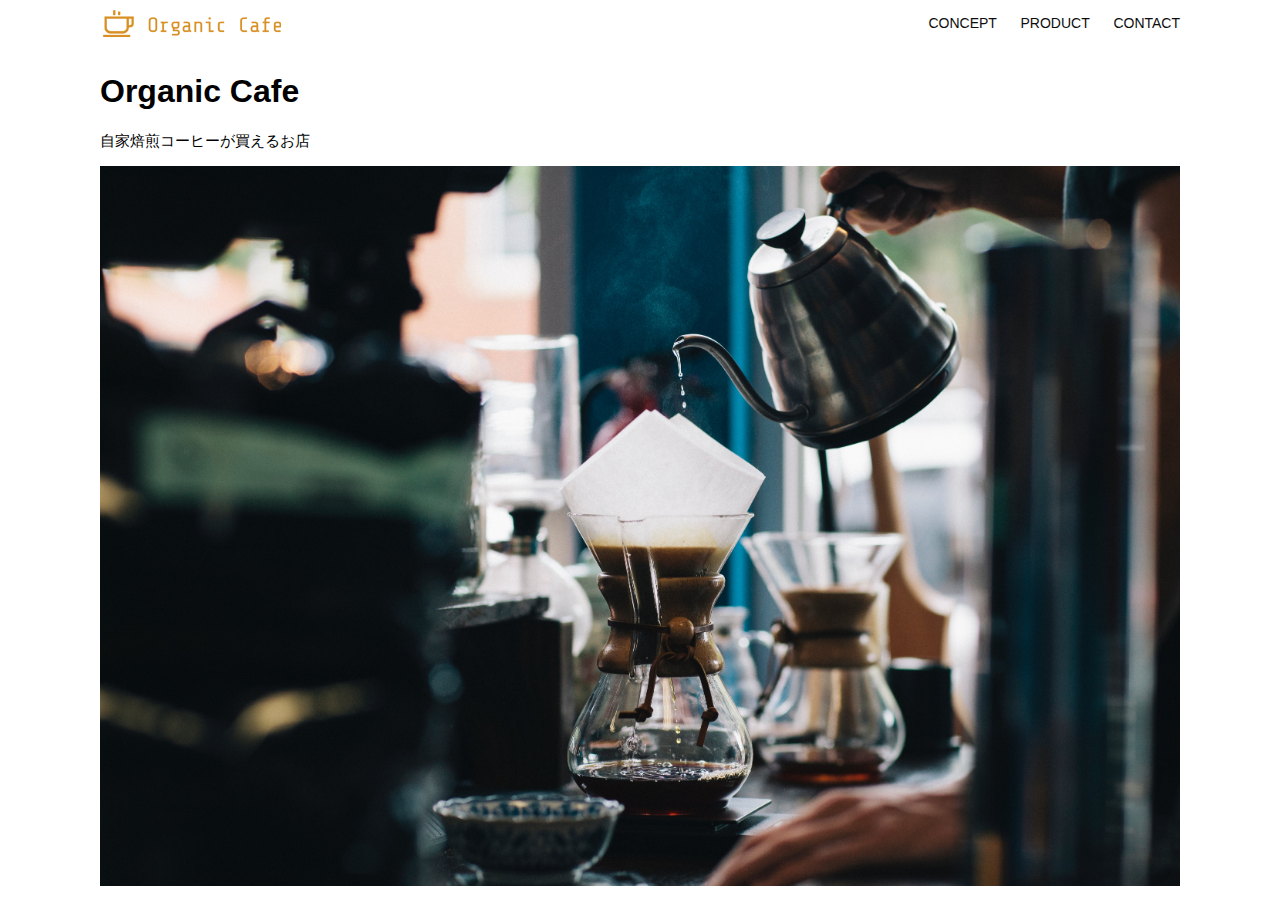
<file: kadai_013/index.html>
<!DOCTYPE html>
<html>
  <head>
    <title>Organic Cafe</title>
    <meta charset="UTF-8" />
    <meta name="description"content="自家焙煎のコーヒーがお家で楽しめるOrganic Cafe"/>
    <meta name="viewport" content="width=device-width, initial-scale=1.0" />
    <link rel="stylesheet" href="style.css" />
  </head>
  <body>
    <!-- ヘッダー -->
    <header>
      <!-- ロゴ -->
      <a href="index.html" id="logo"><img src="image/logo.png" alt="トップページに戻る"/></a>
      <img id="menu-sp" src="image/button-menu.png" alt="ナビゲーションを開く" onclick="document.getElementById(`nav-sp`).style.display=`block`">  
      <nav id="nav-sp">
        <img id="close" src="image/button-close.png" alt="ナビゲーションを閉じる" onclick="document.getElementById('nav-sp').style.display = 'none'">
        <a id="logo-sp" href="index.html" onclick="document.getElementById(`nav-sp`).style.display=`none`"><img src="image/logo-sp.png" alt="トップページに戻る"></a>
        <a class="menu" href="index.html#concept" onclick="document.getElementById('nav-sp').style.display = 'none'">CONCEPT</a>
        <a class="menu" href="index.html#product" onclick="document.getElementById('nav-sp').style.display = 'none'">PRODUCT</a>
        <a class="menu" href="index.html#contact" onclick="document.getElementById('nav-sp').style.display = 'none'">CONTACT</a>
      </nav>

      <!-- PC用ナビゲーション -->
      <nav id="nav-pc">
        <a href="index.html#concept">CONCEPT</a>
        <a href="index.html#product">PRODUCT</a>
        <a href="index.html#contact">CONTACT</a>
      </nav>
    </header>
    <main>
      <article>
        <!-- メインビジュアル -->
        <section id="main-visual">
          <div id="main-message">
            <h1>Organic Cafe</h1>
            <p>自家焙煎コーヒーが買えるお店</p>
          </div>
          <img
            src="image/main-image.jpg"
            alt="コーヒーをハンドドリップで淹れる画像"
          />
        </section>
      </article>
    </main>
  </body>
</html>
</file>
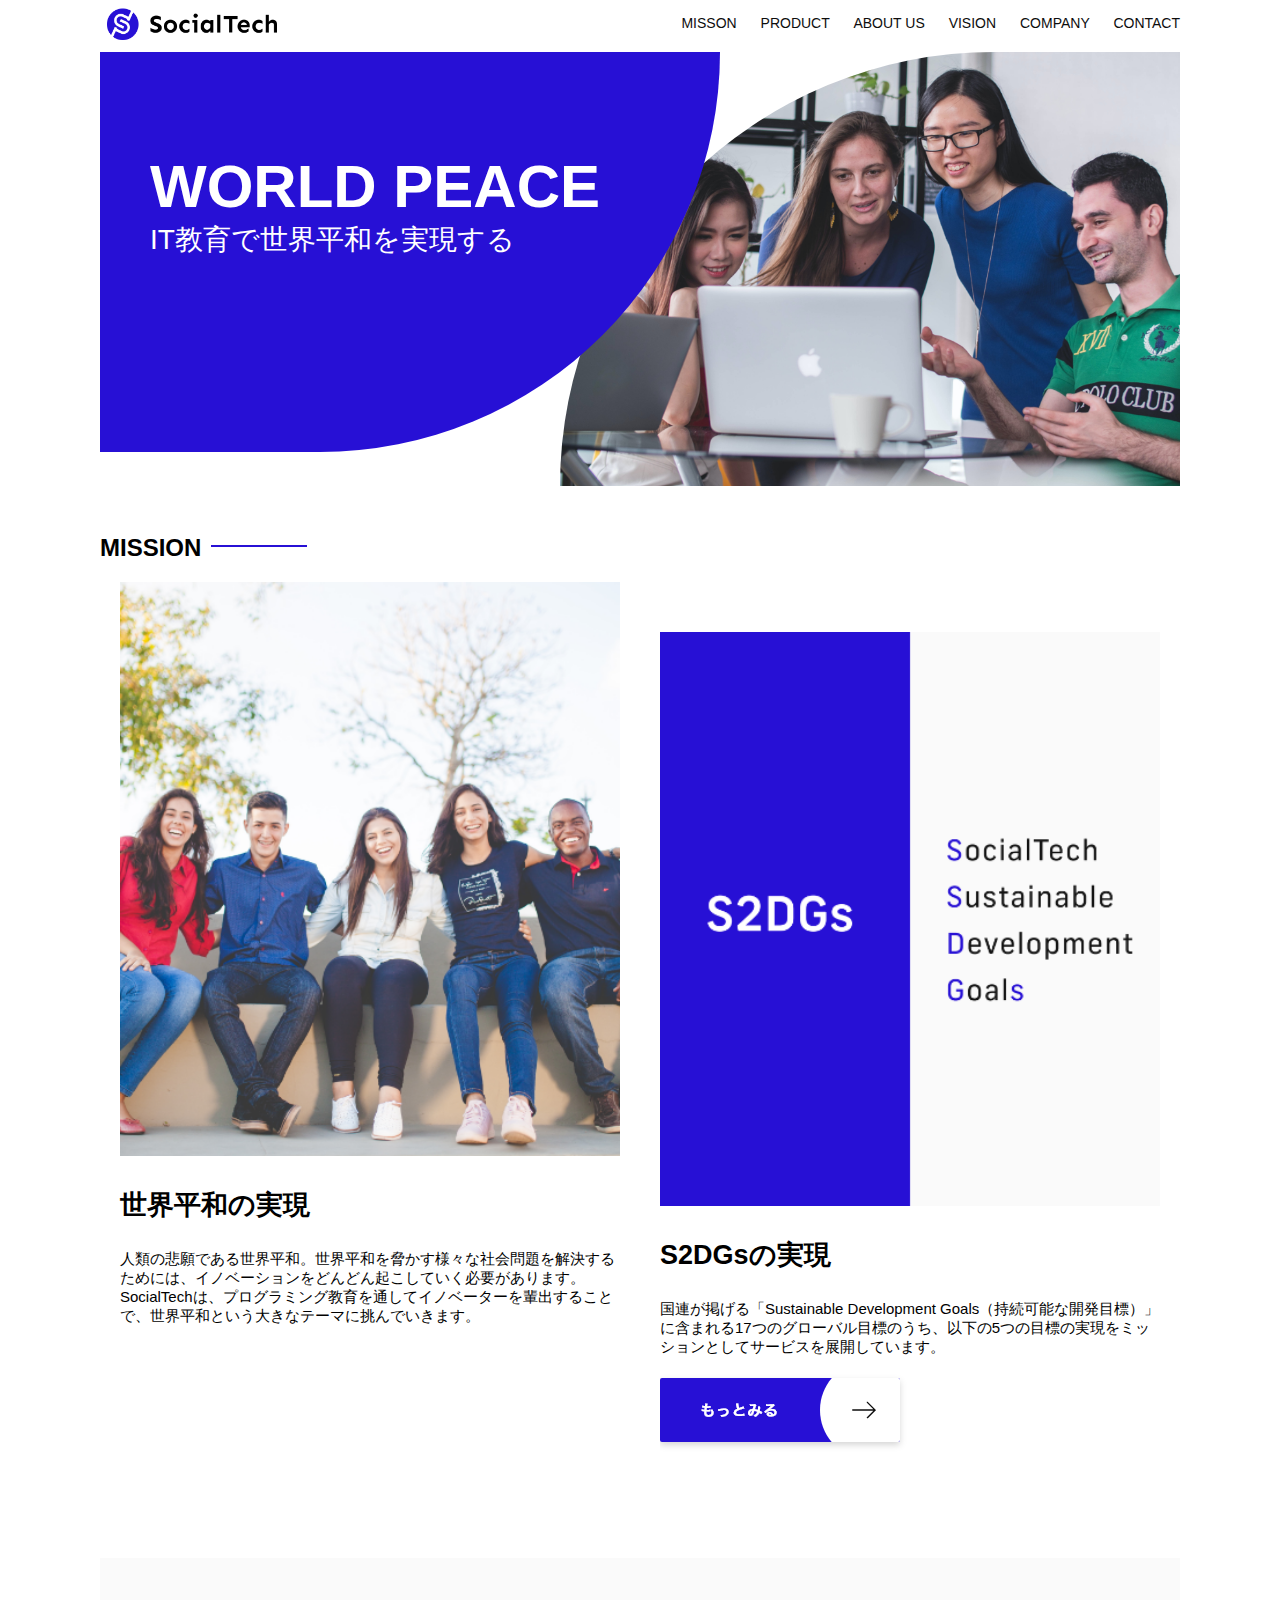
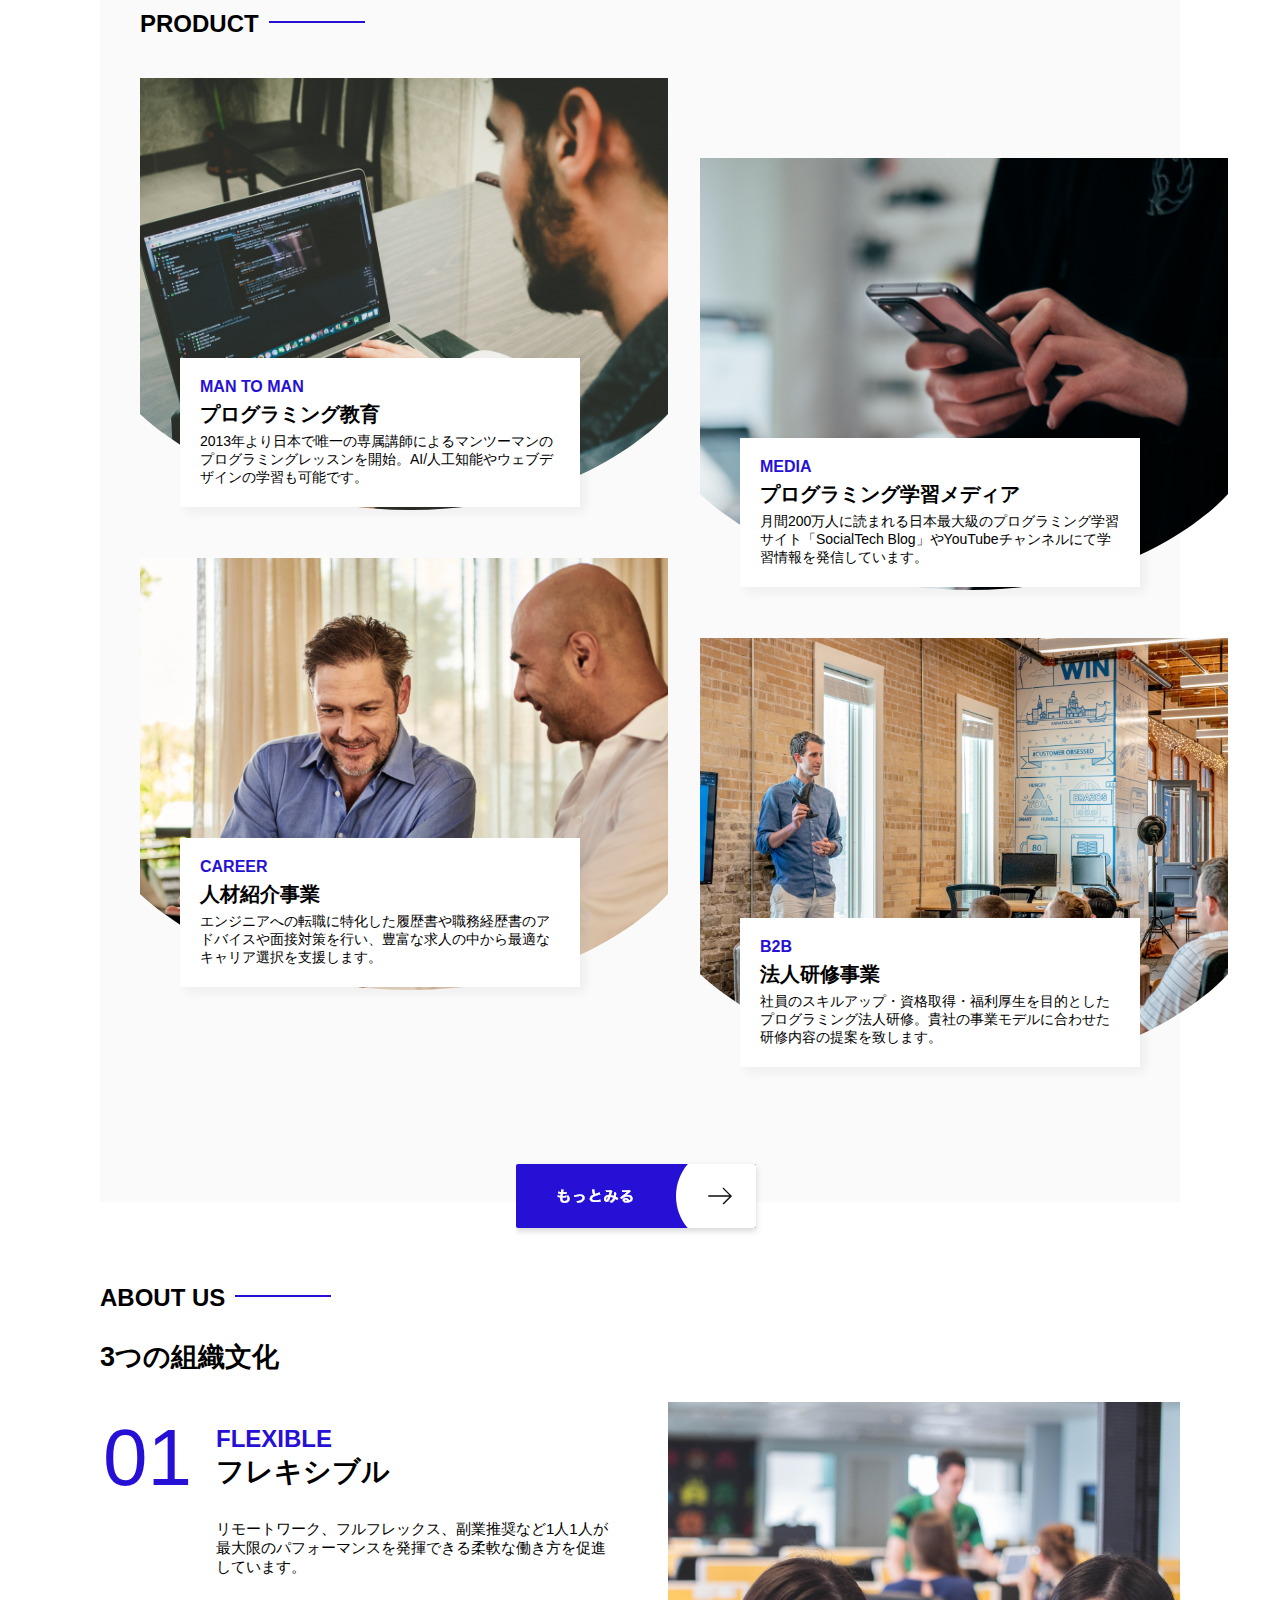
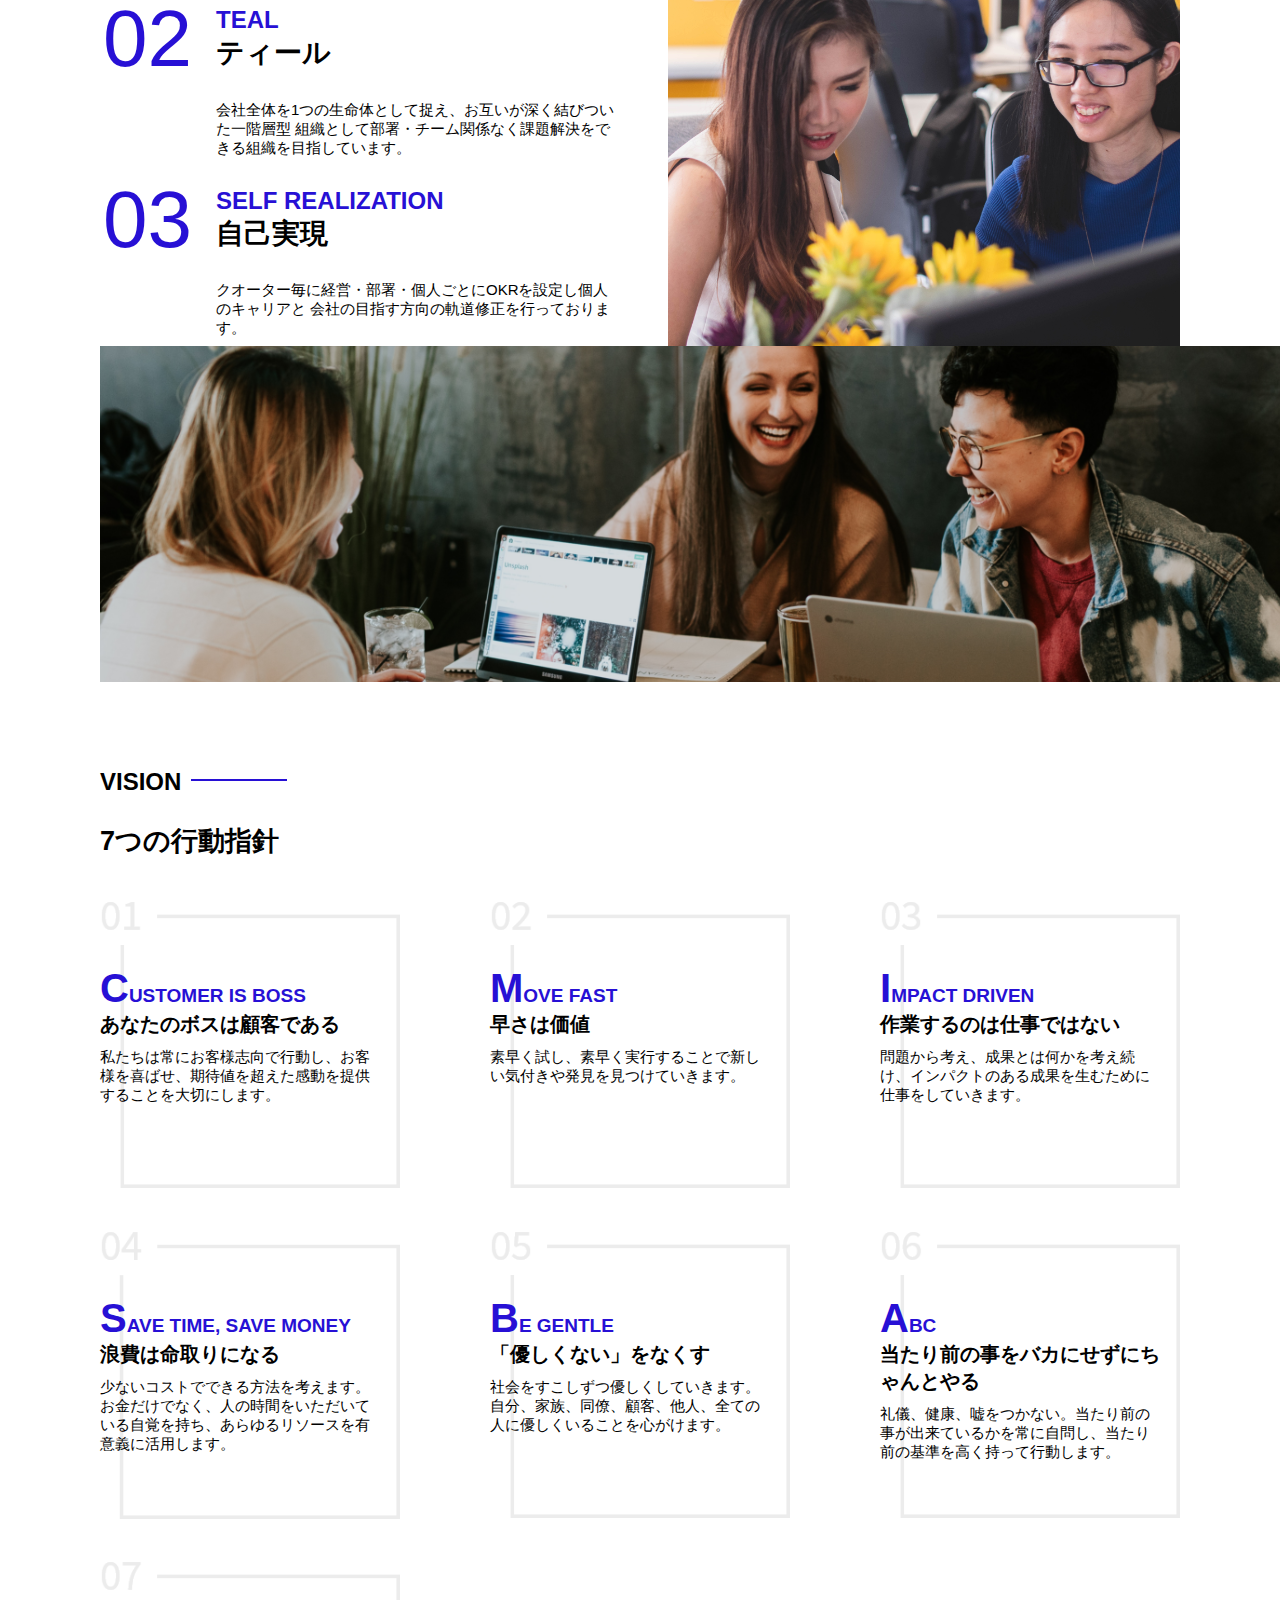
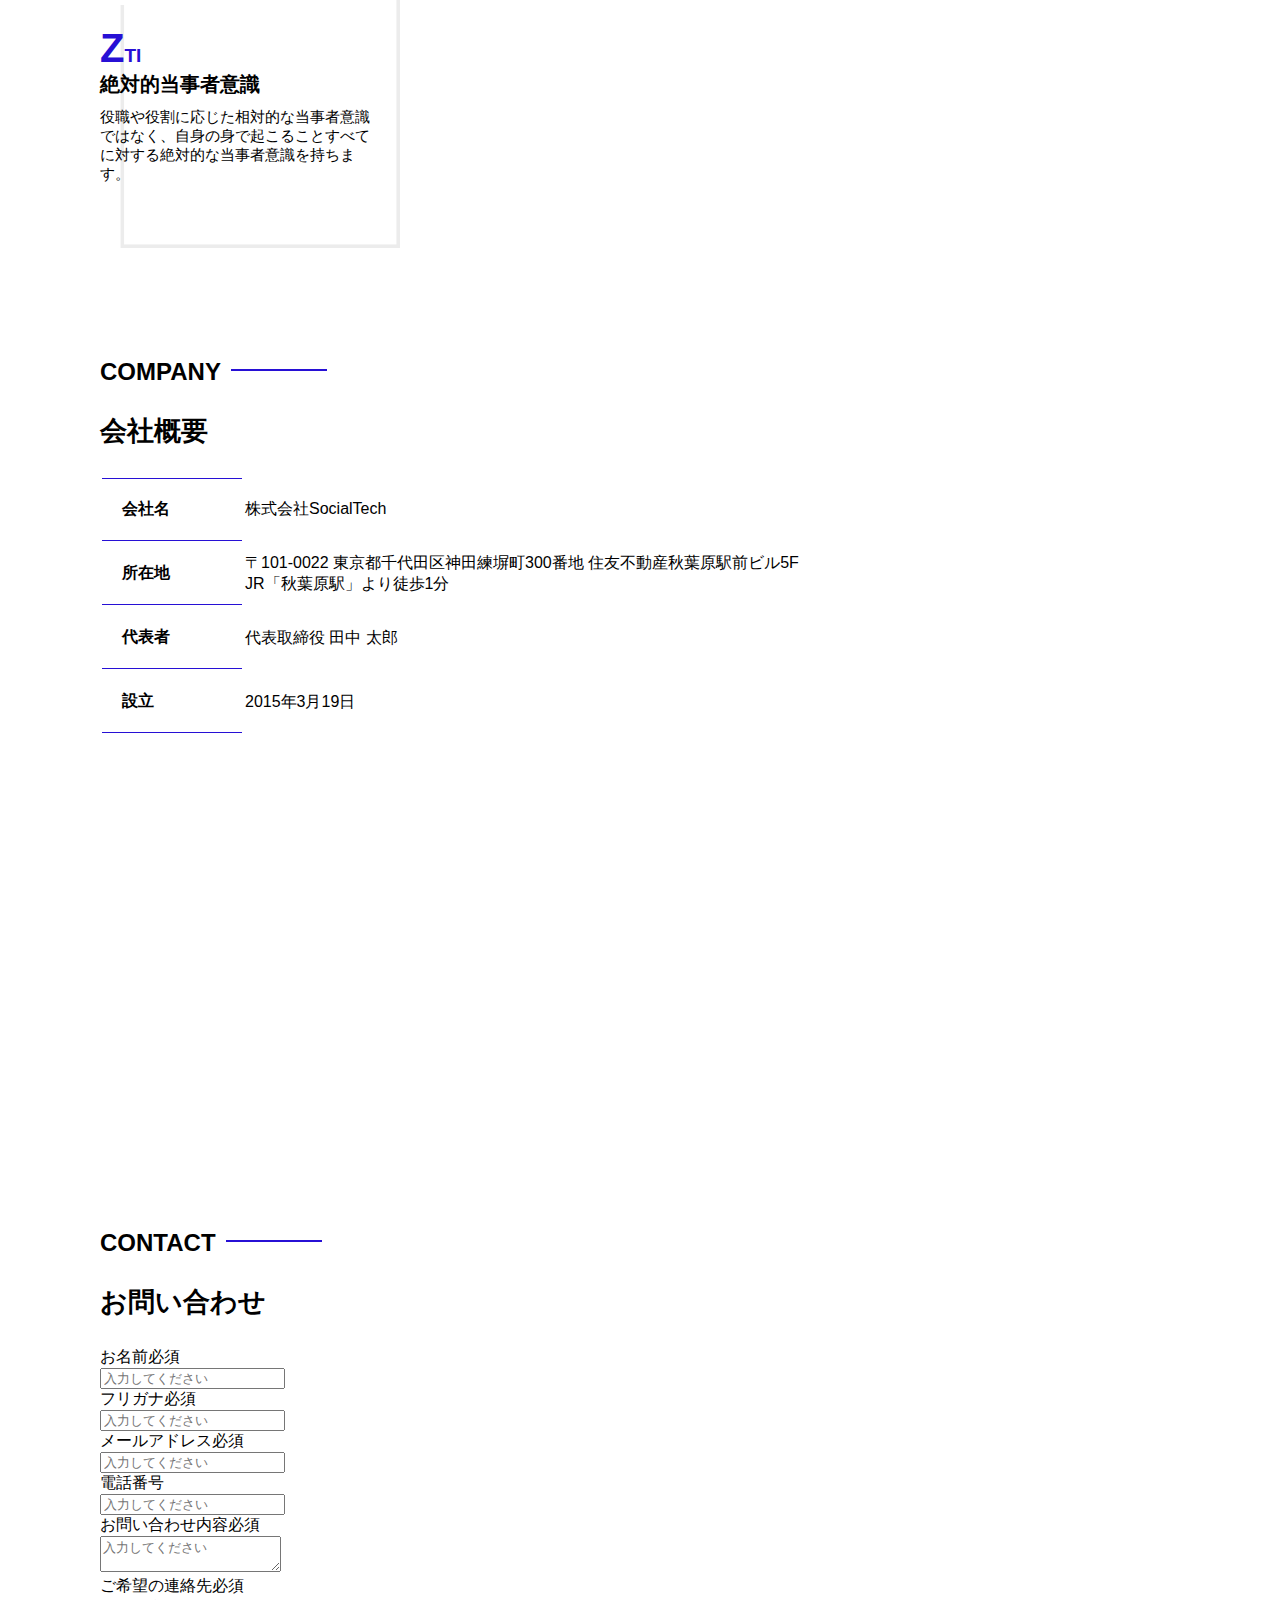
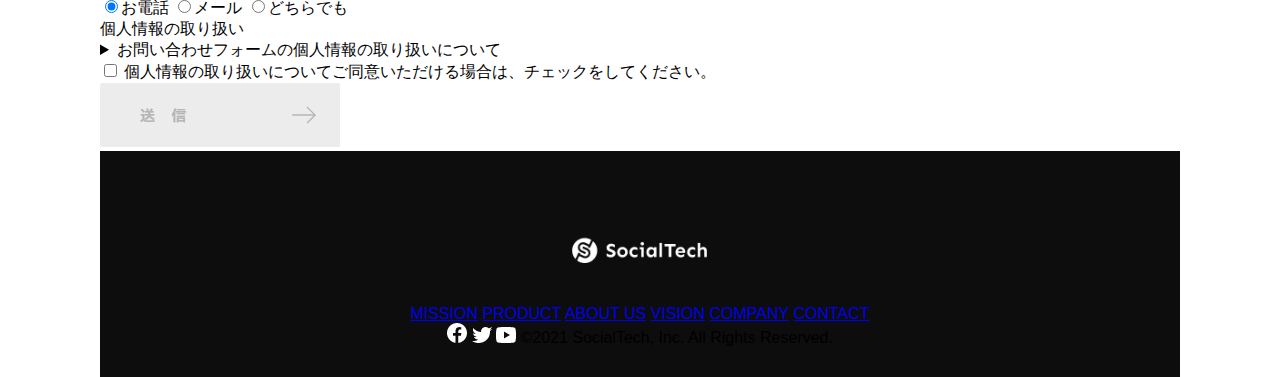
<file: socialtech/index.html>
<!DOCTYPE html>
<html lang="en">
<head>
  <meta charset="UTF-8">
  <meta name="viewport" content="width=device-width, initial-scale=1.0">
  <meta name="description" content="SocialTechはEdTech業界のリーディングカンパニーを目指します。">
  <link rel="stylesheet" href="style.css">
  <title>SosialTech</title>
</head>
<body>
  <header>
    <a href="index.html"><img src="images/logo.png" alt="トップページに戻る"></a>
  <nav id="nav-pc">
    <a href="mission.html">MISSON</a>
    <a href="product.html">PRODUCT</a>
    <a href="index.html#aboutus">ABOUT US</a>
    <a href="index.html#vision">VISION</a>
    <a href="index.html#company">COMPANY</a>
    <a href="index.html#contact">CONTACT</a>
  </nav>
   <!-- スマホ用メニューボタン -->
  <img id="menu-sp" src="images/button-menu.png" alt="ナビゲーションを開く" onclick="document.getElementById('nav-sp').style.display = 'block'">
  <!-- スマホ用ナビゲーション -->
  <nav id="nav-sp">
    <img id="close" src="images/button-close.png" alt="ナビゲーションを閉じる" onclick="document.getElementById('nav-sp').style.display = 'none'">
    <a id="logo-sp" href="index.html" onclick="document.getElementById('nav-sp').style.display = 'none'"><img
        src="images/logo-sp.png" alt="トップページに戻る"></a>
    <a class="menu" href="mission.html" onclick="document.getElementById('nav-sp').style.display = 'none'">MISSION</a>
    <a class="menu" href="product.html" onclick="document.getElementById('nav-sp').style.display = 'none'">PRODUCT</a>
    <a class="menu" href="index.html#aboutus" onclick="document.getElementById('nav-sp').style.display = 'none'">ABOUT
      US</a>
    <a class="menu" href="index.html#vision"
      onclick="document.getElementById('nav-sp').style.display = 'none'">VISION</a>
    <a class="menu" href="index.html#company"
      onclick="document.getElementById('nav-sp').style.display = 'none'">COMPANY</a>
    <a class="menu" href="index.html#contact"
      onclick="document.getElementById('nav-sp').style.display = 'none'">CONTACT</a>
    <div id="sns">
      <a href="https://www.facebook.com/sejuku2013"><img src="images/button-facebook.png" alt="Facebookのリンク"></a>
      <a href="https://twitter.com/samuraijuku"><img src="images/button-twitter.png" alt="Twitterのリンク"></a>
      <a href="https://www.youtube.com/channel/UCCFOQO5aDK0xXam4cUQXT8g"><img src="images/button-youtube.png" alt="YouTubeのリンク"></a>
    </div>
  </nav>

  </header>
  <main>
    <article>
      <section id="main-visual">
        <div id="main-message">
          <h1>WORLD PEACE</h1>
          <p>IT教育で世界平和を実現する</p>
        </div>
        <img src="images/index/index-main.png" alt="PCの周りに集まる多国籍の仲間たち">

      </section>
      <section id="mission">
        <h2 class="index-h2">MISSION</h2>
        <div id="mission-flex">
          <div>
            <img id="mission-photo" src="images/index/index-mission.png" alt="屋外のベンチで写真を撮影する多国籍の仲間たち">
            <h3>世界平和の実現</h3>
            <p>
              人類の悲願である世界平和。世界平和を脅かす様々な社会問題を解決するためには、イノベーションをどんどん起こしていく必要があります。SocialTechは、プログラミング教育を通してイノベーターを輩出することで、世界平和という大きなテーマに挑んでいきます。
            </p>
          </div>
          <div>
             <img id="s2dgs" src="images/index/s2dgs.png" alt="S2DGs">
             <h3>S2DGsの実現</h3>
             <p>国連が掲げる「Sustainable Development Goals（持続可能な開発目標）」に含まれる17つのグローバル目標のうち、以下の5つの目標の実現をミッションとしてサービスを展開しています。</p>
             <a href="mission.html">
               <img src="images/button-more.png" alt="もっとみる">
             </a>
          </div>
        </div>
      </section>
      <!-- プロダクト -->
      <section id="product">
        <h2 class="index-h2">PRODUCT</h2>
        <div>
          <div id="product-left">
              <div>
                <img class="product-photo" src="images/index/index-mantoman.png" alt="PCでコードを書く男性">
                <div class="product-explain">
                  <span>MAN TO MAN</span>
                  <h3>プログラミング教育</h3>
                  <p>2013年より日本で唯一の専属講師によるマンツーマンのプログラミングレッスンを開始。AI/人工知能やウェブデザインの学習も可能です。</p>
                </div>
              </div>
              <div>
                <img class="product-photo" src="images/index/index-career.png" alt="笑顔で話し合う2人の男性">
                <div class="product-explain">
                  <span>CAREER</span>
                  <h3>人材紹介事業</h3>
                  <p>エンジニアへの転職に特化した履歴書や職務経歴書のアドバイスや面接対策を行い、豊富な求人の中から最適なキャリア選択を支援します。</p>
                </div>
              </div>
          </div>
          <div id="product-right">
            <div>
              <img class="product-photo" src="images/index/index-media.png" alt="スマートフォンを操作する人">
              <div class="product-explain">
                <span>MEDIA</span>
                <h3>プログラミング学習メディア</h3>
                <p>月間200万人に読まれる日本最大級のプログラミング学習サイト「SocialTech Blog」やYouTubeチャンネルにて学習情報を発信しています。</p>
              </div>
            </div>
            <div>
              <img class="product-photo" src="images/index/index-b2b.png" alt="講演中の男性とそれを聴く人々">
              <div class="product-explain">
                <span>B2B</span>
                <h3>法人研修事業</h3>
                <p>社員のスキルアップ・資格取得・福利厚生を目的としたプログラミング法人研修。貴社の事業モデルに合わせた研修内容の提案を致します。</p>
              </div>
            </div>
          </div>
        </div>
        <div>
          <a id="product-more" href="product.html">
            <img src="images/button-more.png" alt="もっとみる">
          </a>
        </div>
      </section>
      <!---ABOUT US-->
      <section id="aboutus">
        <h2 class="index-h2">ABOUT US</h2>
        <h3>3つの組織文化</h3>
        <div>
          <table class="culture-table">
            <tr>
              <td>
                <span class="culture-num">01</span>
              </td>
              <td>
                <span class="culture-en">FLEXIBLE</span>
                <span class="culture-jp">フレキシブル</span>
              </td>
            </tr>
            <tr>
              <td>
                <!--空のセル-->
              </td>
              <td>
                <p class="culture-description">
                  リモートワーク、フルフレックス、副業推奨など1人1人が最大限のパフォーマンスを発揮できる柔軟な働き方を促進しています。
                </p>
              </td>
            </tr>
            <tr>
              <td>
                <span class="culture-num">02</span>
              </td>
              <td>
                <span class="culture-en">TEAL</span>
                <span class="culture-jp">ティール</span>
              </td>
            </tr>
            <tr>
              <td>
                <!--空のセル-->
              </td>
              <td>
                <p class="culture-description">
                  会社全体を1つの生命体として捉え、お互いが深く結びついた一階層型
                  組織として部署・チーム関係なく課題解決をできる組織を目指しています。
                </p>
              </td>
            </tr>
            <tr>
              <td>
                <span class="culture-num">03</span>
              </td>
              <td>
                <span class="culture-en">SELF REALIZATION</span>
                <span class="culture-jp">自己実現</span>
              </td>
            </tr>
            <tr>
              <td>
                <!--空のセル-->
              </td>
              <td>
                <p class="culture-description">
                  クオーター毎に経営・部署・個人ごとにOKRを設定し個人のキャリアと
                  会社の目指す方向の軌道修正を行っております。
                </p>
              </td>
            </tr>
          </table>
           <img class="culture-img" src="images/index/index-aboutus1.png" alt="笑顔で話し合う2人の女性">
        </div>
         <img class="culture-img2" src="images/index/index-aboutus2.png" alt="笑顔で話し合う3人の男女">
      </section>
       <!-- VISION -->
       <section id="vision">
        <h2 class="index-h2">VISION</h2>
        <h3>7つの行動指針</h3>
        <div>
          <div class="vision-box">
            <img src="images/index/vision-01.png" alt="01">
            <span>
              <h4>CUSTOMER IS BOSS</h4>
              <h5>あなたのボスは顧客である</h5>
              <p>私たちは常にお客様志向で行動し、お客様を喜ばせ、期待値を超えた感動を提供することを大切にします。</p>
            </span>
          </div>
           <div class="vision-box">
             <img src="images/index/vision-02.png" alt="02">
             <span>
               <h4>MOVE FAST</h4>
               <h5>早さは価値</h5>
               <p>素早く試し、素早く実行することで新しい気付きや発見を見つけていきます。</p>
             </span>
           </div>
           <div class="vision-box">
             <img src="images/index/vision-03.png" alt="03">
             <span>
               <h4>IMPACT DRIVEN</h4>
               <h5>作業するのは仕事ではない</h5>
               <p>問題から考え、成果とは何かを考え続け、インパクトのある成果を生むために仕事をしていきます。</p>
             </span>
           </div>
           <div class="vision-box">
             <img src="images/index/vision-04.png" alt="04">
             <span>
               <h4>SAVE TIME, SAVE MONEY</h4>
               <h5>浪費は命取りになる</h5>
               <p>少ないコストでできる方法を考えます。お金だけでなく、人の時間をいただいている自覚を持ち、あらゆるリソースを有意義に活用します。</p>
             </span>
           </div>
           <div class="vision-box">
             <img src="images/index/vision-05.png" alt="05">
             <span>
               <h4>BE GENTLE</h4>
               <h5>「優しくない」をなくす</h5>
               <p>社会をすこしずつ優しくしていきます。自分、家族、同僚、顧客、他人、全ての人に優しくいることを心がけます。</p>
             </span>
           </div>
           <div class="vision-box">
             <img src="images/index/vision-06.png" alt="06">
             <span>
               <h4>ABC</h4>
               <h5>当たり前の事をバカにせずにちゃんとやる</h5>
               <p>礼儀、健康、嘘をつかない。当たり前の事が出来ているかを常に自問し、当たり前の基準を高く持って行動します。</p>
             </span>
           </div>
           <div class="vision-box">
             <img src="images/index/vision-07.png" alt="07">
             <span>
               <h4>ZTI</h4>
               <h5>絶対的当事者意識</h5>
               <p>役職や役割に応じた相対的な当事者意識ではなく、自身の身で起こることすべてに対する絶対的な当事者意識を持ちます。</p>
             </span>
           </div>
        </div>
      </section>
      <!-- COMPANY -->
      <section id="company">
        <h2 class="index-h2">COMPANY</h2>
        <h3>会社概要</h3>
        <table id="company-table">
          <tr>
            <th class="tableheader-first">会社名</th>
            <td class="cell-first">株式会社SocialTech</td>
          </tr>
          <tr>
            <th class="tableheader">所在地</th>
            <td class="cell">〒101-0022 東京都千代田区神田練塀町300番地 住友不動産秋葉原駅前ビル5F<br>JR「秋葉原駅」より徒歩1分</td>
          </tr>
          <tr>
            <th class="tableheader">代表者</th>
            <td class="cell">代表取締役 田中 太郎</td>
          </tr>
          <tr>
            <th class="tableheader">設立</th>
            <td class="cell">2015年3月19日</td>
          </tr>
        </table>
         <iframe
           src="https://www.google.com/maps/embed?pb=!1m18!1m12!1m3!1d3240.0688551336807!2d139.7720776771055!3d35.69992317258124!2m3!1f0!2f0!3f0!3m2!1i1024!2i768!4f13.1!3m3!1m2!1s0x60188fee13660e23%3A0x77137876edf742ac!2z5L2P5Y-L5LiN5YuV55Sj56eL6JGJ5Y6f6aeF5YmN44OT44Or!5e0!3m2!1sja!2sjp!4v1704858013291!5m2!1sja!2sjp"
           style="border:0;" allowfullscreen="" loading="lazy">
         </iframe>
      </section>
      
      <section id="contact">
        <h2 class="index-h2">CONTACT</h2>
        <h3>お問い合わせ</h3>
        <form>
           <div>
             <div class="contact-heading">
               <label class="contact-label">お名前<span class="contact-span">必須</span></label>
             </div>
             <div>
               <input type="text" name="name" placeholder="入力してください" class="contact-textbox">
             </div>
           </div>
           <div>
             <div class="contact-heading">
               <label class="contact-label">フリガナ<span class="contact-span">必須</span></label>
             </div>
             <div>
               <input type="text" name="hurigana" placeholder="入力してください" class="contact-textbox">
             </div>
           </div>
           <div>
             <div class="contact-heading">
               <label class="contact-label">メールアドレス<span class="contact-span">必須</span></label>
             </div>
             <div>
               <input type="text" name="email" placeholder="入力してください" class="contact-textbox">
             </div>
           </div>
           <div>
             <div class="contact-heading">
               <label class="contact-label">電話番号</label>
             </div>
             <div>
               <input type="text" name="tel" placeholder="入力してください" class="contact-textbox">
             </div>
           </div>
           <div>
            <div class="contact-heading">
              <label class="contact-label">お問い合わせ内容<span class="contact-span">必須</span></label>
            </div>
            <div>
              <textarea class="contact-textarea" placeholder="入力してください" name="message"></textarea>
            </div>
            </div>
            <div>
              <div class="contact-heading">
                <label class="contact-label">ご希望の連絡先<span class="contact-span">必須</span></label>
              </div>
              <div>
                <input class="radiobutton" type="radio" value="tel" name="contact"checked><label>お電話</label>
                <input class="radiobutton" type="radio" value="mail" name="contact"><label>メール</label>
                <input class="radiobutton" type="radio" value="both" name="contact"><label>どちらでも</label>
              </div>
            </div>
            <div>
              <div class="contact-heading">

              <label class="contact-label">個人情報の取り扱い</label>
            </div>
            <div>
              <details>
                <summary>お問い合わせフォームの個人情報の取り扱いについて</summary>
                <div>
                  <span>１．組織の名称又は氏名</span><br>
                  株式会社SocialTech<br><br>
                  <span>２．個人情報保護管理者（若しくはその代理人）の氏名又は職名、所属及び連絡先
                    鈴木 一郎 コーポレート部</span><br>
                  メールアドレス：samurai@example.com<br>
                  TEL：03-1234-5678<br>
                  <span>３．個人情報の利用目的</span><br>
                  ・本サービス及び本サービスに関連する情報の提供又はそれらに関する連絡のため<br>
                  ・ユーザーの本人確認のため<br>
                  ・当社サービスのご案内のため<br>
                  ・当社の商品等の広告または宣伝（電子メールによるものを含むものとします。）<br><br>
                  <span>４．個人情報の取り扱い業務の委託</span><br>
                  個人情報の取扱業務の全部または一部を外部に業務委託する場合があります。<br>
                  その際、弊社は、個人情報を適切に保護できる管理体制を敷き実行していることを条件として<br>
                  委託先を厳選したうえで、機密保持契約を委託先と締結し、お客様の個人情報を厳密に管理させます。<br><br>
                  <span>５．個人情報の開示等の請求</span><br>
                  お客様は、弊社に対してご自身の個人情報の開示等（利用目的の通知、開示、内容の訂正・追加・削除、利用の停止または消去、第三者への提供の停止）に関して、当社問合わせ窓口に申し出ることができます。<br>
                  その際、弊社はお客様ご本人を確認させていただいたうえで、合理的な期間内に対応いたします。<br><br>
                  なお、個人情報に関する弊社問合わせ先は、次の通りです。<br><br>
                  株式会社SocialTech　個人情報問合せ窓口<br>
                  〒101-0022 東京都千代田区神田練塀町300番地 住友不動産秋葉原駅前ビル5F<br>
                  メールアドレス：samurai@example.com　TEL：03-1234-5678<br><br>
                  <span>６．個人情報を提供されることの任意性について</span><br><br>
                  お客様がご自身の個人情報を弊社に提供されるか否かは、お客様のご判断によりますが、もしご提供されない場合には、適切なサービスが提供できない場合がありますので予めご了承ください。
                </div>
              </details>
              <input type="checkbox" name="agree">
              <span>個人情報の取り扱いについてご同意いただける場合は、チェックをしてください。</span>
            </div>
          </div>
          <input type="image" src="images/button-submit.png" alt="送信する">
        </form>
      </section>
    </article>
    <footer>
    <div id="footer-logo">
      <img src="images/logo-sp.png" alt="SocialTech">
    </div>
     <div id="footer-link">
       <a href="mission.html">MISSION</a>
       <a href="product.html">PRODUCT</a>
       <a href="index.html#aboutus">ABOUT US</a>
       <a href="index.html#vision">VISION</a>
       <a href="index.html#company">COMPANY</a>
       <a href="index.html#contact">CONTACT</a>
     </div>
     <div id="sns-footer">
      <a href="https://www.facebook.com/sejuku2013"><img src="images/button-facebook.png" alt="Facebookのリンク"></a>
      <a href="https://twitter.com/samuraijuku"><img src="images/button-twitter.png" alt="Twitterのリンク"></a>
      <a href="https://www.youtube.com/channel/UCCFOQO5aDK0xXam4cUQXT8g"><img src="images/button-youtube.png" alt="YouTubeのリンク"></a>
    <span id="copyright">&copy;2021 SocialTech, Inc. All Rights Reserved. </span>
    </div>
  </footer>
  </main>
</body>
</html>
</file>
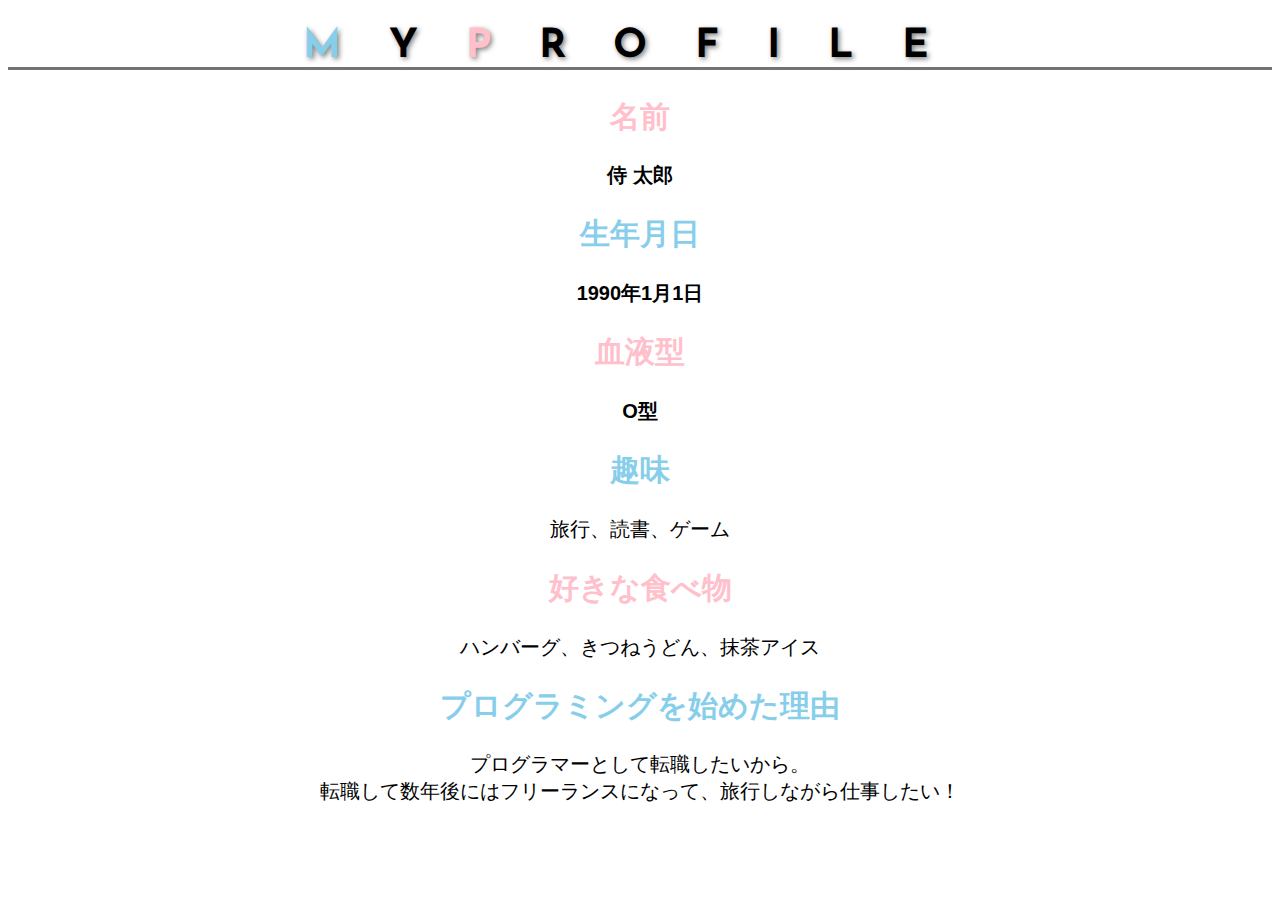
<file: kadai_014/kadai_014.html>
<!DOCTYPE html>
<html lang="ja">
<head>
    <meta charset="UTF-8">
    <meta name="viewport" content="width=device-width, initial-scale=1.0">
    <title>14章課題</title>
    <meta name="description" content="このページは14章の課題です。">
    <link rel="stylesheet" href="style.css">
    <link href="https://fonts.googleapis.com/css2?family=Josefin+Sans&display=swap" rel="stylesheet">
</head>
<body>
    <h1><span class="skyblue">M</span>Y<span class="pink">P</span>ROFILE</h1>

    <div id="basic">
        <h2 class="pink">名前</h2>
        <p><strong>侍 太郎</strong></p>

        <h2 class="skyblue">生年月日</h2>
        <p><strong>1990年1月1日</strong></p>

        <h2 class="pink">血液型</h2>
        <p><strong>O型</strong></p>
    </div>

    <h2 class="skyblue">趣味</h2>
    <p>旅行、読書、ゲーム</p>

    <h2 class="pink">好きな食べ物</h2>
    <p>ハンバーグ、きつねうどん、抹茶アイス</p>

    <h2 class="skyblue">プログラミングを始めた理由</h2>
    <p>プログラマーとして転職したいから。<br>転職して数年後にはフリーランスになって、旅行しながら仕事したい！</p>
</body>
</html>
</file>
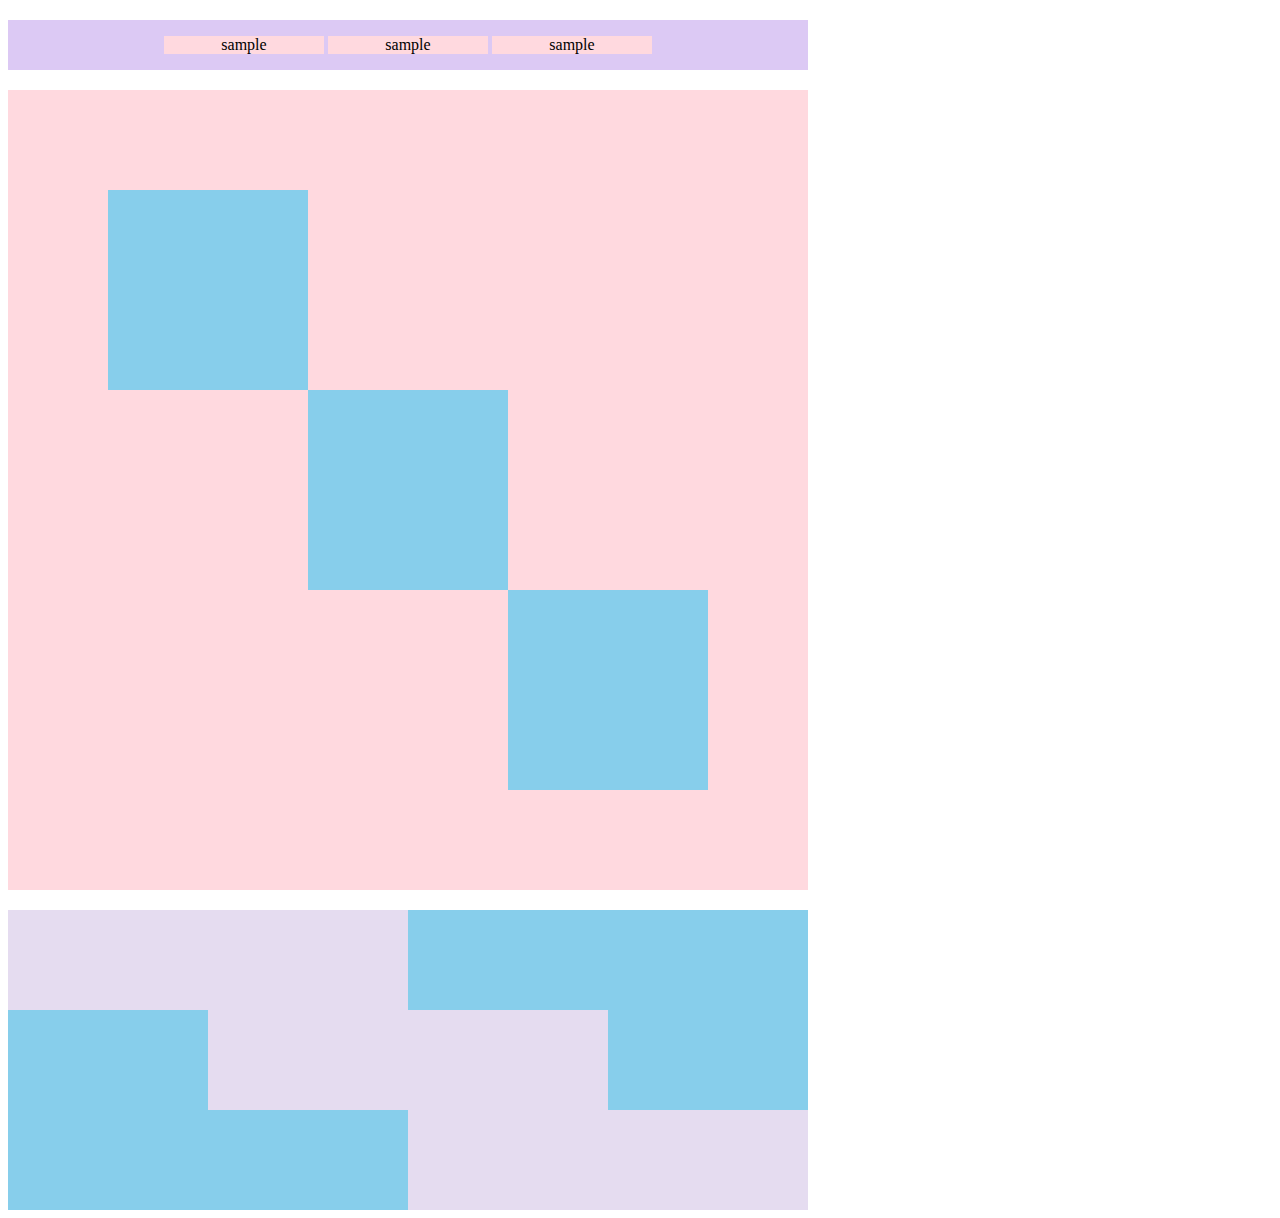
<file: kadai_018/kadai_018.html>
<!DOCTYPE html>
<html lang="en">
<head>
  <meta charset="UTF-8">
  <meta name="viewport" content="width=device-width, initial-scale=1.0">
  <meta name="description" content="このページは18章の課題です">
  <link rel="stylesheet" href="style.css">
  <title>18章課題</title>
</head>
<body>
  <div id="top">
    <p class="top-child">sample</p>
    <p class="top-child">sample</p>
    <p class="top-child">sample</p>
  </div>
  <div id="middle">
    <div class="middle-child01"></div>
    <div class="middle-child02"></div>
    <div class="middle-child03"></div>
  </div>
  <div id="bottom">
    <div id="bottom-child01"></div>
    <div id="bottom-child02"></div>
    <div id="bottom-child03"></div>
  </div>
  
</body>
</html>
</file>
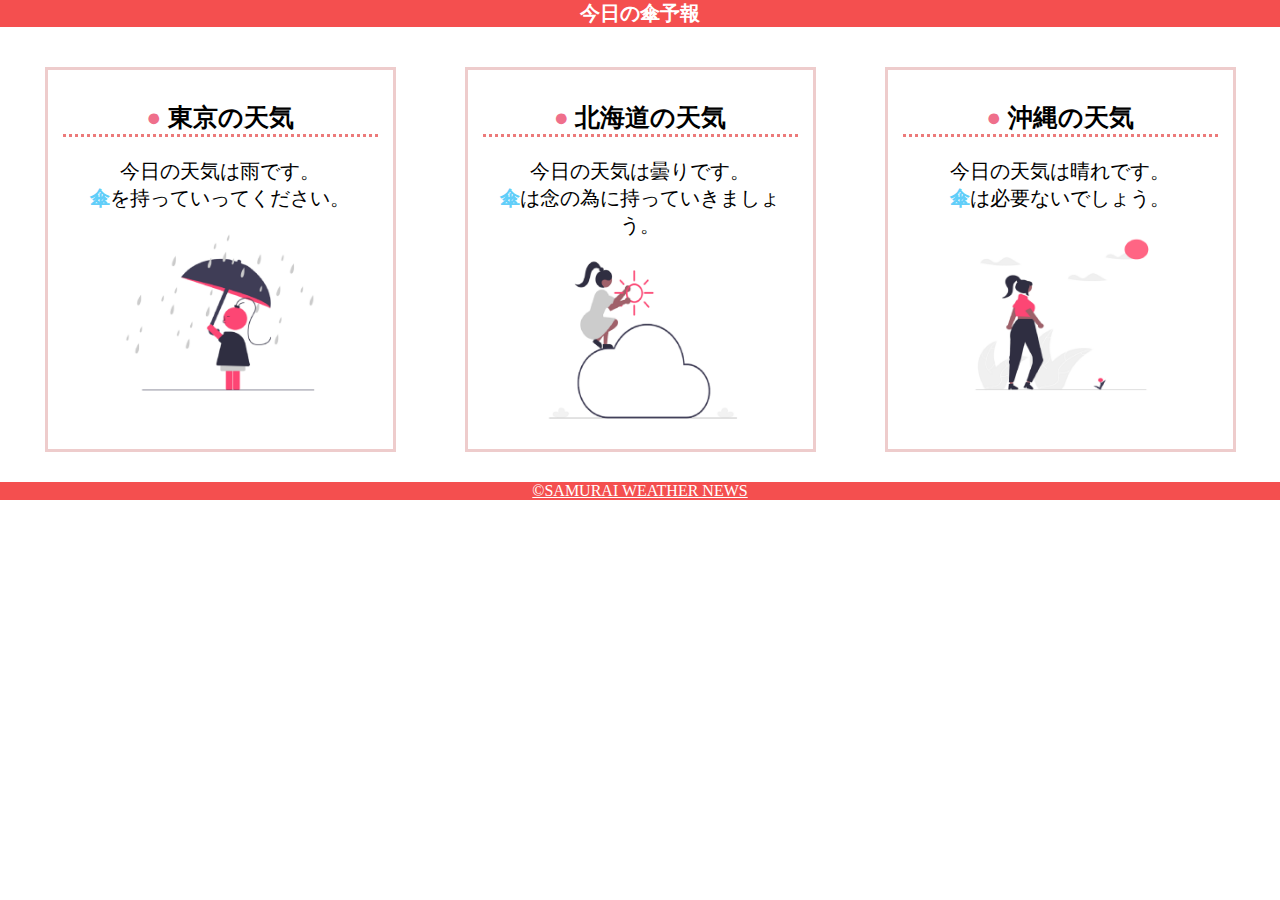
<file: kadai_022/kadai_022.html>
<!DOCTYPE html>
<html lang="en">
<head>
  <meta charset="UTF-8">
  <meta name="viewport" content="width=device-width, initial-scale=1.0">
  <meta name="description" content="このページは22章の課題です。">
  <meta viewport="">
  <link rel="stylesheet" href="style.css">
  <title>22章課題</title>
</head>
<body>
  <header>
    <h1>今日の傘予報</h1>
    
  </header>
  <main>
    <div id="parent">
      <div class="contents" id="first">
        <h2>
          東京の天気
        </h2>
        <p>
          今日の天気は雨です。
        </p>
        <p>
          傘を持っていってください。
        </p>
        <img src="rainy.png" alt="">
      </div>
      <div class="contents" id="two">
        <h2>
          北海道の天気
        </h2>
        <p>
          今日の天気は曇りです。
        </p>
        <p>
          傘は念の為に持っていきましょう。
        </p>
        <img src="cloudy.png" alt="">
      </div>
      <div class="contents" id="third">
        <h2>
          沖縄の天気
        </h2>
        <p>
          今日の天気は晴れです。
        </p>
        <p>
          傘は必要ないでしょう。
        </p>
        <img src="sunny.png" alt="">
      </div>
    </div> 
  </main>
  <footer>
    <a href="https://www.sejuku.net/corp/">&copy;SAMURAI WEATHER NEWS
    </a>

  </footer>
</body>
</html>
</file>
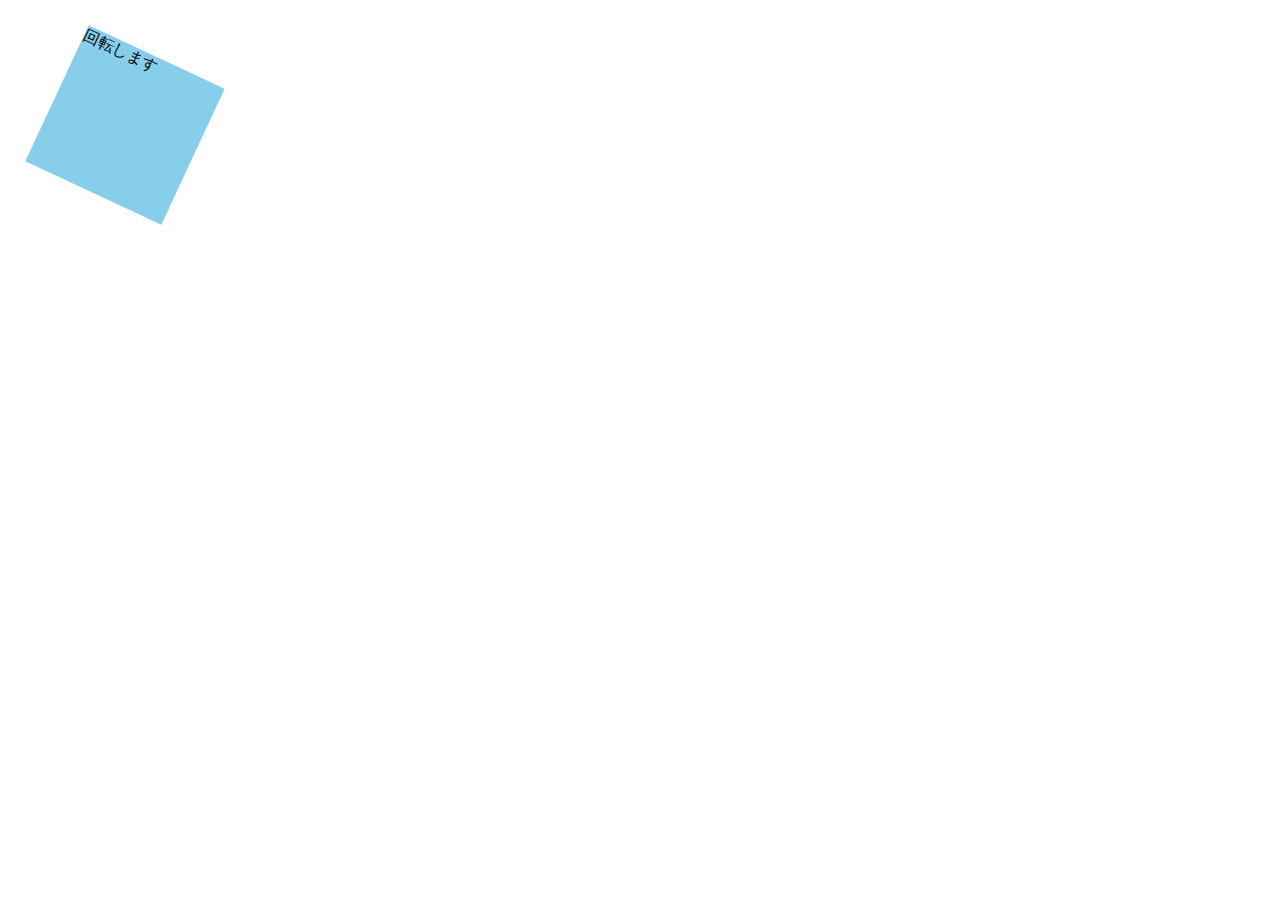
<file: kadai_mdn_css/mdn.html>
<!DOCTYPE html>
<html>

<head>
    <style>
        div {
            position: absolute;
            left: 50px;
            top: 50px;
            width: 150px;
            height: 150px;
            background-color: skyblue;
            transform: rotate(25deg);
        }
        
    </style>
</head>

<body>
    <div>
        回転します
    </div>

</body>

</html>
</file>
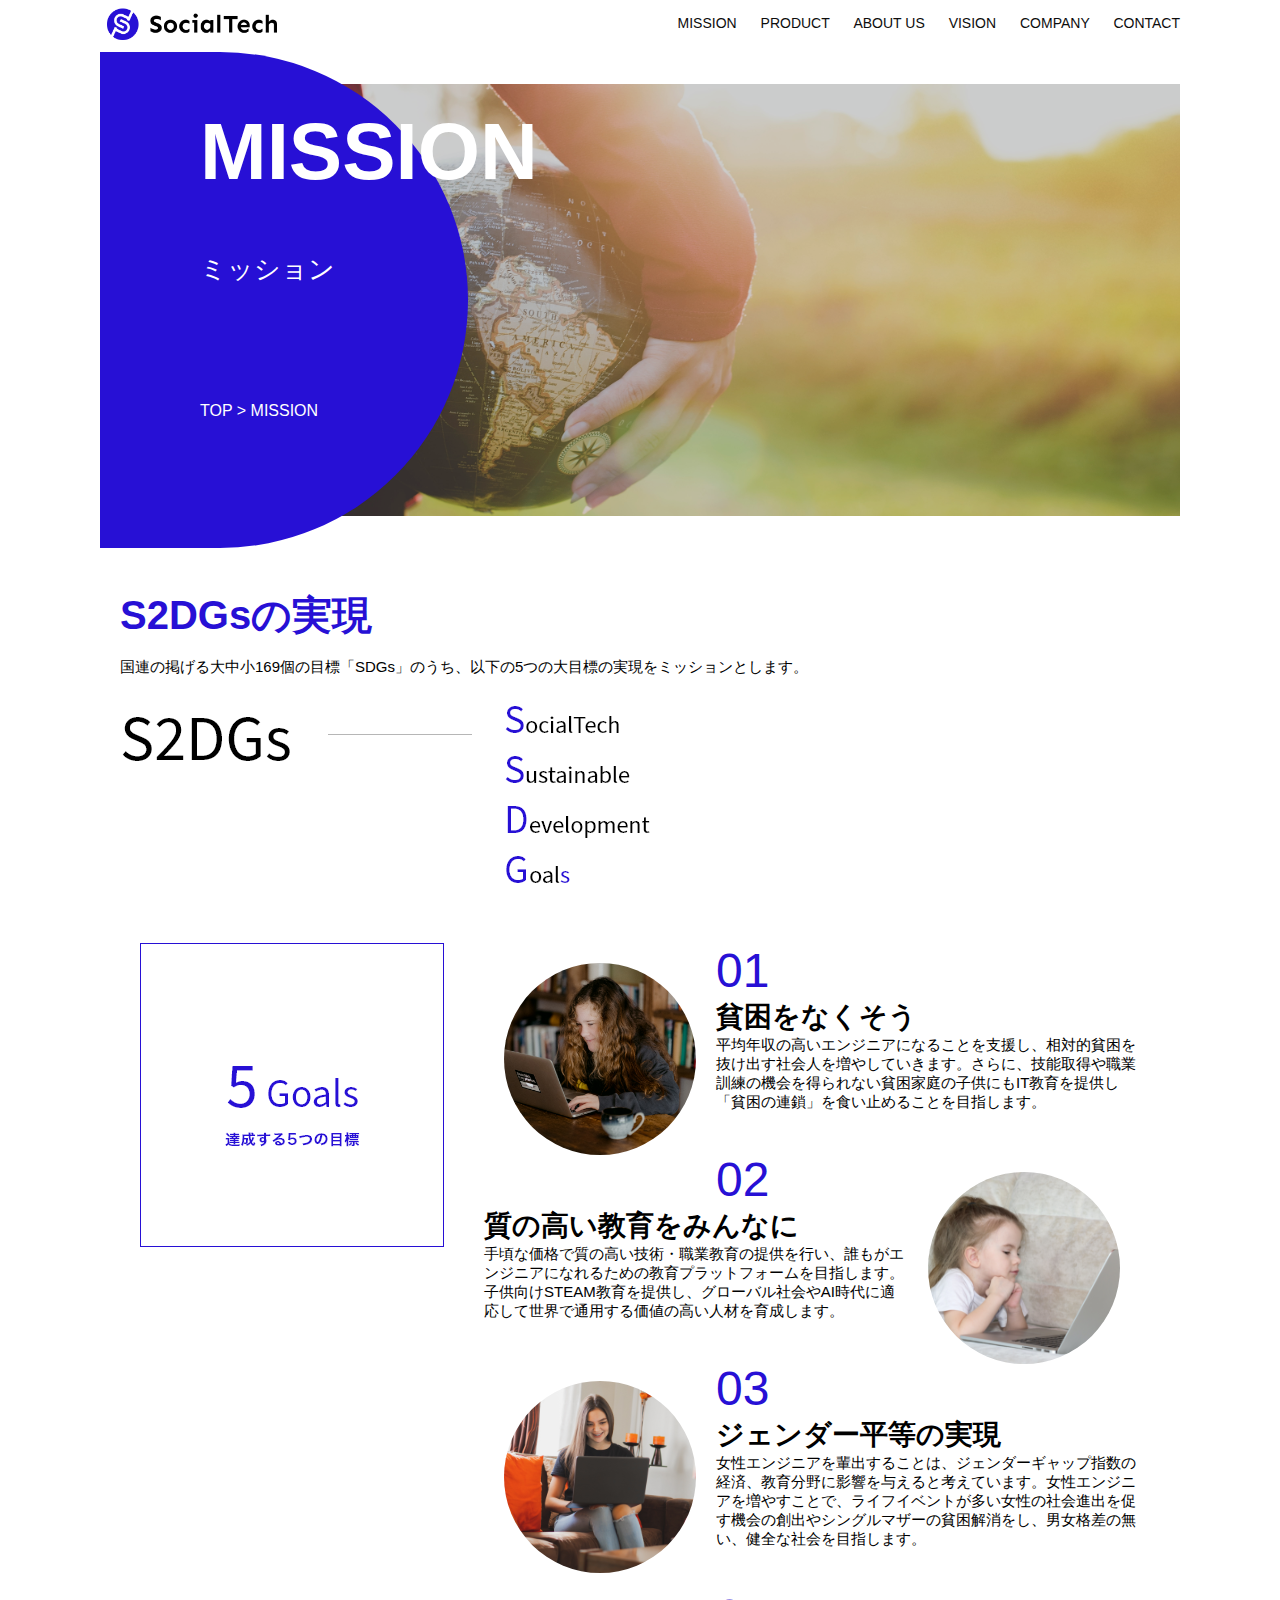
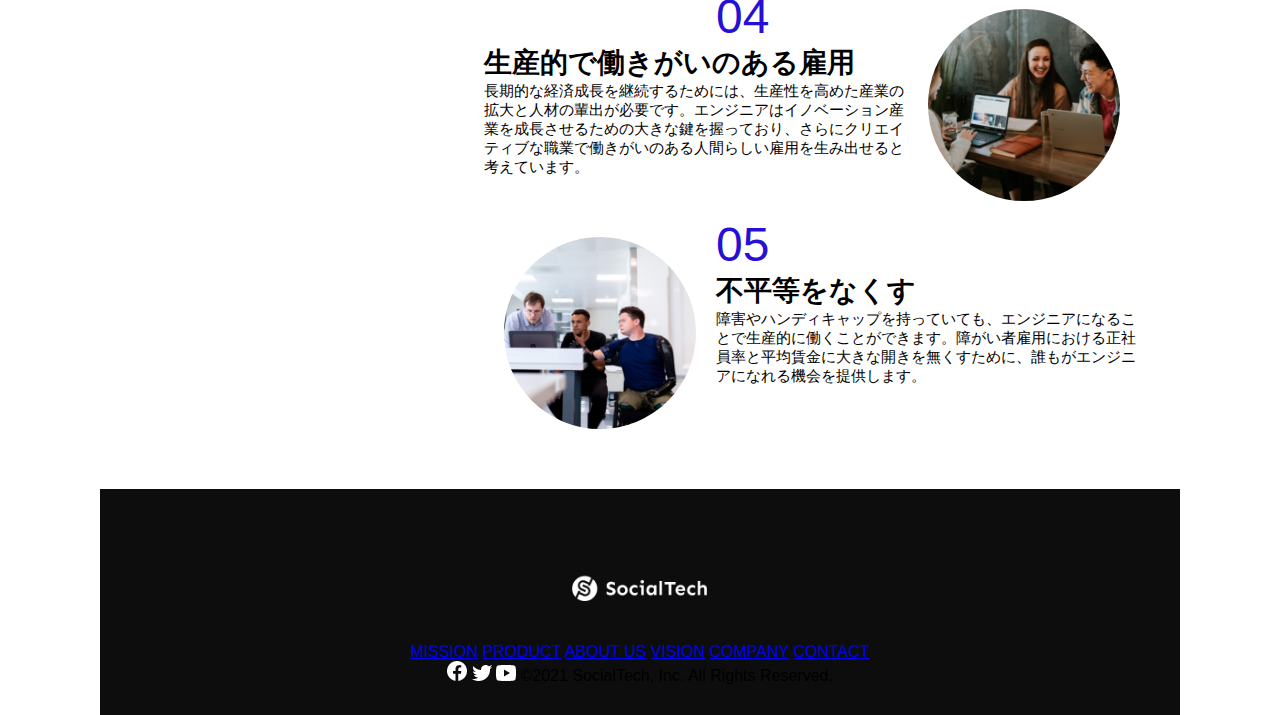
<file: socialtech/mission.html>
<!DOCTYPE html>
<html>
<head>
  <title>SocialTech - MISSION ミッション -</title>
  <meta charset="UTF-8">
  <meta name="description" content="SocialTechが目指す5つの目標（S2DGs）を紹介します">
  <meta name="viewport" content="width=device-width, initial-scale=1.0">
  <link rel="stylesheet" href="style.css">
</head>

<body>
  <!-- ヘッダー -->
  <header>
    <!-- ロゴ -->
    <a href="index.html" id="logo"><img src="images/logo.png" alt="トップページに戻る"></a>

    <!-- PC用ナビゲーション -->
    <nav id="nav-pc">
      <a href="mission.html">MISSION</a>
      <a href="product.html">PRODUCT</a>
      <a href="index.html#aboutus">ABOUT US</a>
      <a href="index.html#vision">VISION</a>
      <a href="index.html#company">COMPANY</a>
      <a href="index.html#contact">CONTACT</a>
    </nav>

    <!-- スマホ用メニューボタン -->
    <img id="menu-sp" src="images/button-menu.png" alt="ナビゲーションを開く" onclick="document.getElementById('nav-sp').style.display = 'block'">

    <!-- スマホ用ナビゲーション -->
    <nav id="nav-sp">
      <img id="close" src="images/button-close.png" alt="ナビゲーションを閉じる" onclick="document.getElementById('nav-sp').style.display = 'none'">
      <a id="logo-sp" href="index.html" onclick="document.getElementById('nav-sp').style.display = 'none'"><img
          src="images/logo-sp.png" alt="トップページに戻る"></a>
      <a class="menu" href="mission.html" onclick="document.getElementById('nav-sp').style.display = 'none'">MISSION</a>
      <a class="menu" href="product.html" onclick="document.getElementById('nav-sp').style.display = 'none'">PRODUCT</a>
      <a class="menu" href="index.html#aboutus" onclick="document.getElementById('nav-sp').style.display = 'none'">ABOUT
        US</a>
      <a class="menu" href="index.html#vision"
        onclick="document.getElementById('nav-sp').style.display = 'none'">VISION</a>
      <a class="menu" href="index.html#company"
        onclick="document.getElementById('nav-sp').style.display = 'none'">COMPANY</a>
      <a class="menu" href="index.html#contact"
        onclick="document.getElementById('nav-sp').style.display = 'none'">CONTACT</a>
      <div id="sns">
        <a href="https://www.facebook.com/sejuku2013"><img src="images/button-facebook.png" alt="Facebookのリンク"></a>
        <a href="https://twitter.com/samuraijuku"><img src="images/button-twitter.png" alt="Twitterのリンク"></a>
        <a href="https://www.youtube.com/channel/UCCFOQO5aDK0xXam4cUQXT8g"><img src="images/button-youtube.png" alt="YouTubeのリンク"></a>
      </div>
    </nav>
  </header>
  <main>
    <article>
      <section id="mission-main">
        <div id="mission-title">
          <h1>MISSION</h1>
          <span>ミッション</span>
          <div>TOP > MISSION</div>
        </div>
      </section>
      <section id="mission-s2dgs">
        <h2 class="mission-h2">S2DGsの実現</h2>
        <p>国連の掲げる大中小169個の目標「SDGs」のうち、以下の5つの大目標の実現をミッションとします。</p>
        <img src="images/mission/mission-s2dgs.png" alt="S2DGs">
      </section>
      <section id="mission-5goals">
        <div>
          <img id="s2dgs-image" src="images/mission/mission-5goals.png" alt="5Goals">
        </div>
        <div>
          <div>
            <img class="fivegoals-image-left" src="images/mission/mission-5goals01.png" alt="PCを操作する女の子">
            <span class="fivegoals-number">01</span>
            <h3 class="fivegoals-h3">貧困をなくそう</h3>
            <p class="fivegoals-p">
              平均年収の高いエンジニアになることを支援し、相対的貧困を抜け出す社会人を増やしていきます。さらに、技能取得や職業訓練の機会を得られない貧困家庭の子供にもIT教育を提供し「貧困の連鎖」を食い止めることを目指します。
            </p>
          </div>
  
          <div>
            <img class="fivegoals-image-right" src="images/mission/mission-5goals02.png" alt="PCを見つめる小さい女の子">
            <span class="fivegoals-number">02</span>
            <h3 class="fivegoals-h3">質の高い教育をみんなに</h3>
            <p class="fivegoals-p">
              手頃な価格で質の高い技術・職業教育の提供を行い、誰もがエンジニアになれるための教育プラットフォームを目指します。子供向けSTEAM教育を提供し、グローバル社会やAI時代に適応して世界で通用する価値の高い人材を育成します。
            </p>
          </div>
  
          <div>
            <img class="fivegoals-image-left" src="images/mission/mission-5goals03.png" alt="PCを操作する女性">
            <span class="fivegoals-number">03</span>
            <h3 class="fivegoals-h3">ジェンダー平等の実現</h3>
            <p class="fivegoals-p">
              女性エンジニアを輩出することは、ジェンダーギャップ指数の経済、教育分野に影響を与えると考えています。女性エンジニアを増やすことで、ライフイベントが多い女性の社会進出を促す機会の創出やシングルマザーの貧困解消をし、男女格差の無い、健全な社会を目指します。
            </p>
          </div>
  
          <div>
            <img class="fivegoals-image-right" src="images/mission/mission-5goals04.png" alt="笑顔で話し合う3人の男女">
            <span class="fivegoals-number">04</span>
            <h3 class="fivegoals-h3">生産的で働きがいのある雇用</h3>
            <p class="fivegoals-p">
              長期的な経済成長を継続するためには、生産性を高めた産業の拡大と人材の輩出が必要です。エンジニアはイノベーション産業を成長させるための大きな鍵を握っており、さらにクリエイティブな職業で働きがいのある人間らしい雇用を生み出せると考えています。
            </p>
          </div>
  
          <div>
            <img class="fivegoals-image-left" src="images/mission/mission-5goals05.png" alt="障害を持つ男性が生き生きと働く様子">
            <span class="fivegoals-number">05</span>
            <h3 class="fivegoals-h3">不平等をなくす</h3>
            <p class="fivegoals-p">
              障害やハンディキャップを持っていても、エンジニアになることで生産的に働くことができます。障がい者雇用における正社員率と平均賃金に大きな開きを無くすために、誰もがエンジニアになれる機会を提供します。
            </p>
          </div>
        </div>
      </section>
    </article>
    <footer>
      <div id="footer-logo">
        <img src="images/logo-sp.png" alt="SocialTech">
      </div>
      <div id="footer-link">
        <a href="mission.html">MISSION</a>
        <a href="product.html">PRODUCT</a>
        <a href="index.html#aboutus">ABOUT US</a>
        <a href="index.html#vision">VISION</a>
        <a href="index.html#company">COMPANY</a>
        <a href="index.html#contact">CONTACT</a>
      </div>
      <div id="sns-footer">
        <a href="https://www.facebook.com/sejuku2013"><img src="images/button-facebook.png" alt="Facebookのリンク"></a>
        <a href="https://twitter.com/samuraijuku"><img src="images/button-twitter.png" alt="Twitterのリンク"></a>
        <a href="https://www.youtube.com/channel/UCCFOQO5aDK0xXam4cUQXT8g"><img src="images/button-youtube.png" alt="YouTubeのリンク"></a>
        <span id="copyright">&copy;2021 SocialTech, Inc. All Rights Reserved. </span>
      </div>
    </footer>
  </main>
</body>

</html>
</file>
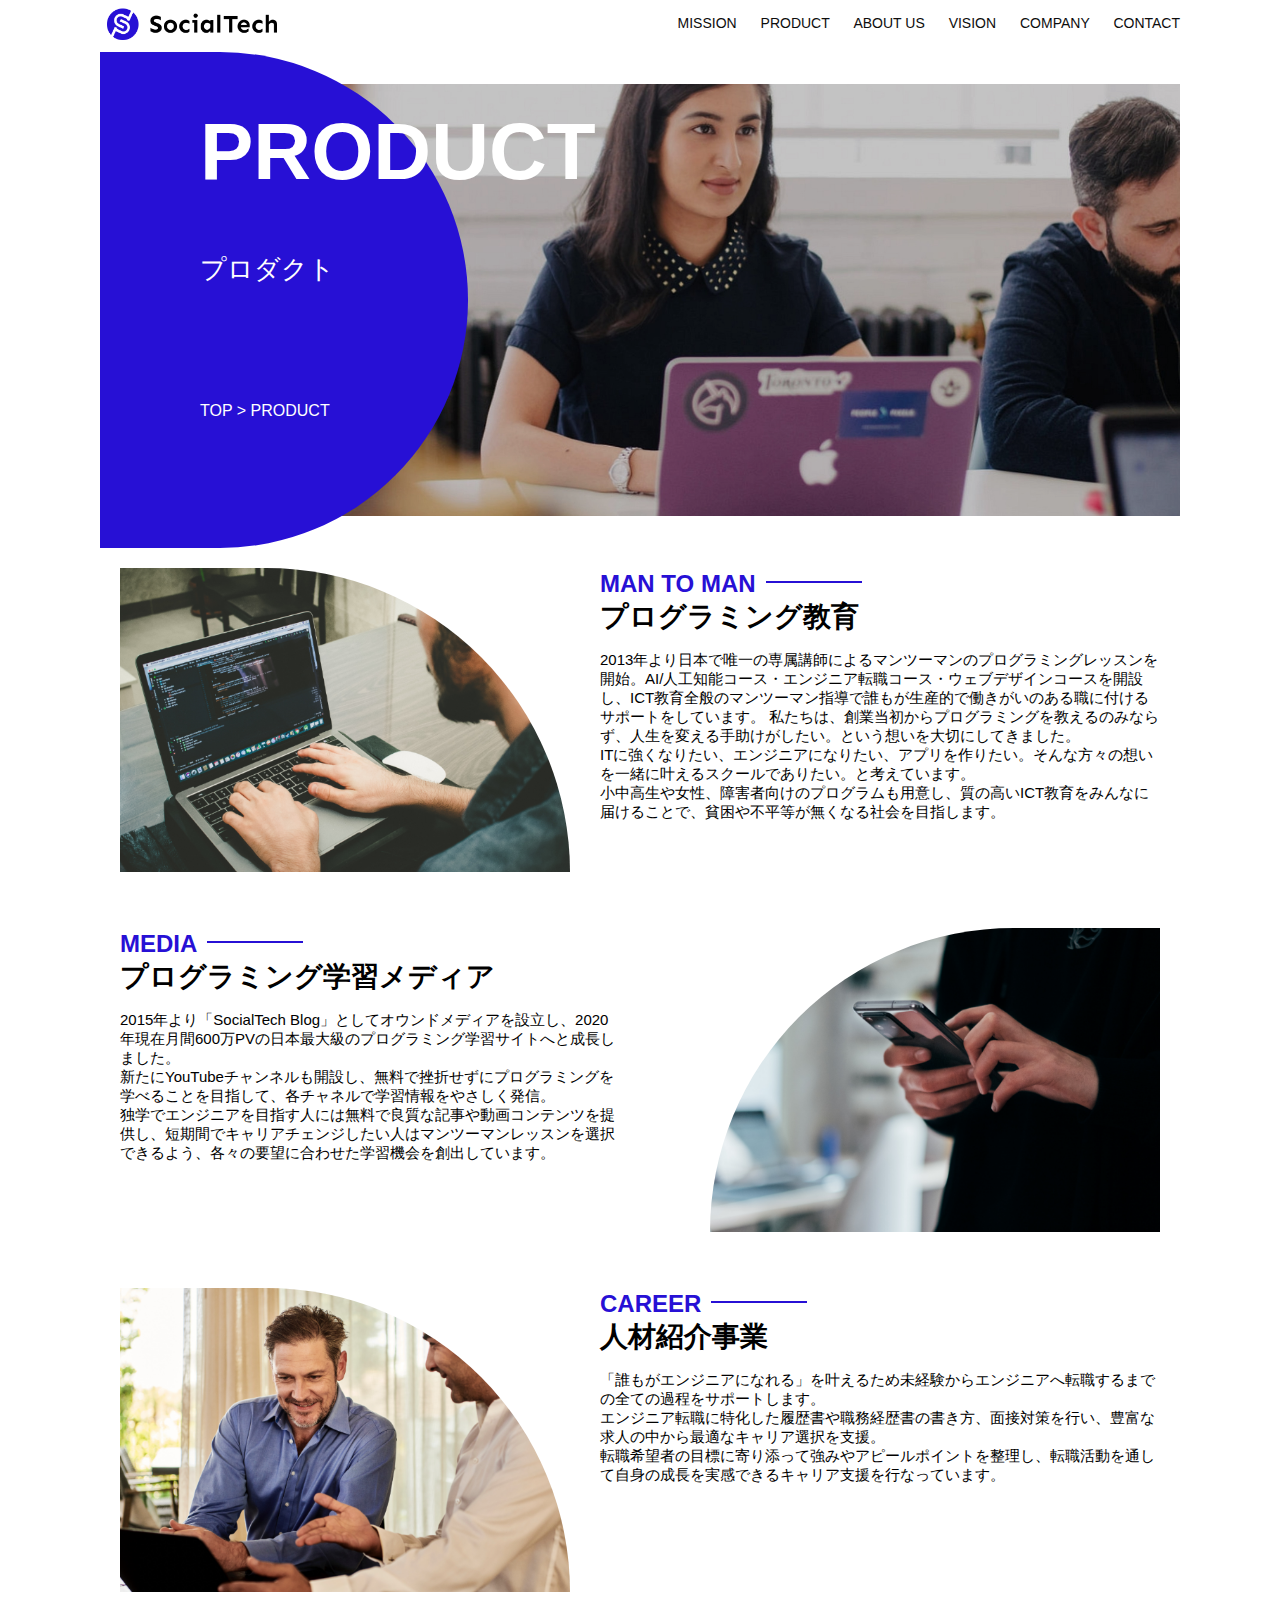
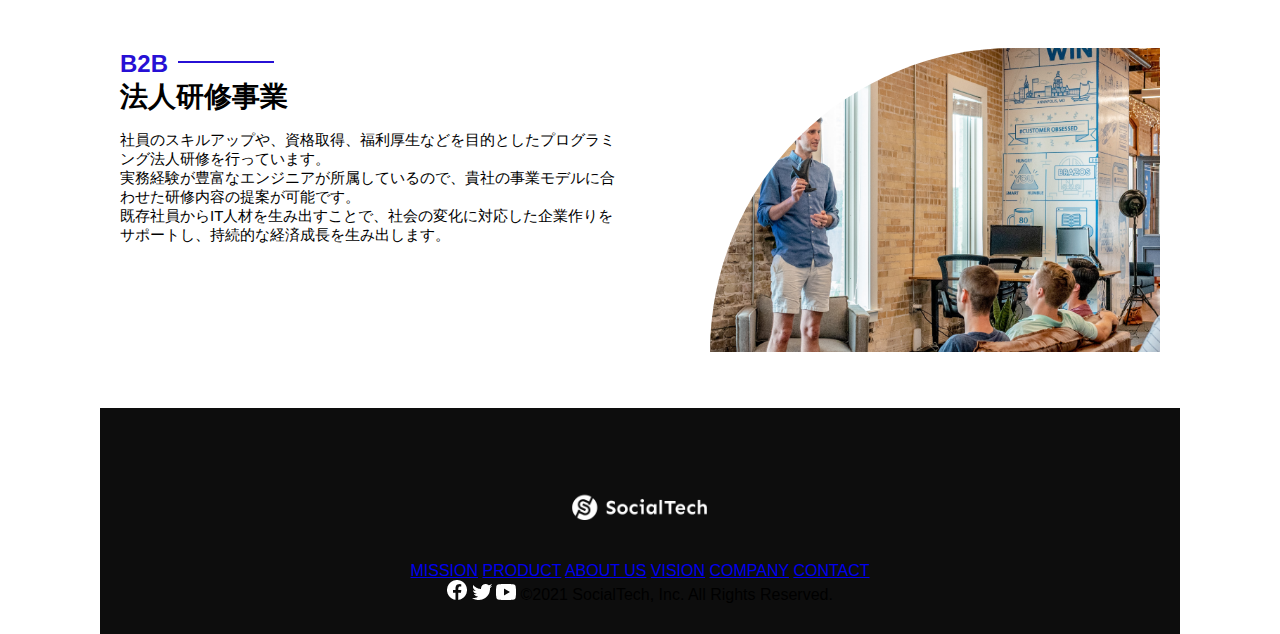
<file: socialtech/product.html>
<!DOCTYPE html>
  <html>
  <head>
    <title>SocialTech -PRODUCT プロダクト-</title>
    <meta charset="UTF-8">
    <meta name="description" content="SocialTechの4つのプロダクトを紹介します">
    <meta name="viewport" content="width=device-width, initial-scale=1.0">
    <link rel="stylesheet" href="style.css">
  </head>
  
  <body>
    <!-- ヘッダー -->
    <header>
      <!-- ロゴ -->
      <a href="index.html" id="logo"><img src="images/logo.png" alt="トップページに戻る"></a>
  
      <!-- PC用ナビゲーション -->
      <nav id="nav-pc">
        <a href="mission.html">MISSION</a>
        <a href="product.html">PRODUCT</a>
        <a href="index.html#aboutus">ABOUT US</a>
        <a href="index.html#vision">VISION</a>
        <a href="index.html#company">COMPANY</a>
        <a href="index.html#contact">CONTACT</a>
      </nav>
  
      <!-- スマホ用メニューボタン -->
      <img id="menu-sp" src="images/button-menu.png" alt="ナビゲーションを開く" onclick="document.getElementById('nav-sp').style.display = 'block'">
  
      <!-- スマホ用ナビゲーション -->
      <nav id="nav-sp">
        <img id="close" src="images/button-close.png" alt="ナビゲーションを閉じる" onclick="document.getElementById('nav-sp').style.display = 'none'">
        <a id="logo-sp" href="index.html" onclick="document.getElementById('nav-sp').style.display = 'none'"><img
            src="images/logo-sp.png" alt="トップページに戻る"></a>
        <a class="menu" href="mission.html" onclick="document.getElementById('nav-sp').style.display = 'none'">MISSION</a>
        <a class="menu" href="product.html" onclick="document.getElementById('nav-sp').style.display = 'none'">PRODUCT</a>
        <a class="menu" href="index.html#aboutus" onclick="document.getElementById('nav-sp').style.display = 'none'">ABOUT
          US</a>
        <a class="menu" href="index.html#vision"
          onclick="document.getElementById('nav-sp').style.display = 'none'">VISION</a>
        <a class="menu" href="index.html#company"
          onclick="document.getElementById('nav-sp').style.display = 'none'">COMPANY</a>
        <a class="menu" href="index.html#contact"
          onclick="document.getElementById('nav-sp').style.display = 'none'">CONTACT</a>
        <div id="sns">
          <a href="https://www.facebook.com/sejuku2013"><img src="images/button-facebook.png" alt="Facebookのリンク"></a>
          <a href="https://twitter.com/samuraijuku"><img src="images/button-twitter.png" alt="Twitterのリンク"></a>
          <a href="https://www.youtube.com/channel/UCCFOQO5aDK0xXam4cUQXT8g"><img src="images/button-youtube.png" alt="YouTubeのリンク"></a>
        </div>
      </nav>
    </header>
    <main>
      <article>
        <section id="product-main">
          <div id="product-title">
            <h1>PRODUCT</h1>
            <span>プロダクト</span>
            <div>TOP > PRODUCT</div>
          </div>
        </section>
        <section class="product-section1">
          <img src="images/product/product-mantoman.png" alt="PCでコードを書く男性">
          <div>
            <h2 class="product-h2">MAN TO MAN</h2>
            <h3 class="product-h3">プログラミング教育</h3>
            <p>
              2013年より日本で唯一の専属講師によるマンツーマンのプログラミングレッスンを開始。AI/人工知能コース・エンジニア転職コース・ウェブデザインコースを開設し、ICT教育全般のマンツーマン指導で誰もが生産的で働きがいのある職に付けるサポートをしています。
              私たちは、創業当初からプログラミングを教えるのみならず、人生を変える手助けがしたい。という想いを大切にしてきました。<br>ITに強くなりたい、エンジニアになりたい、アプリを作りたい。そんな方々の想いを一緒に叶えるスクールでありたい。と考えています。<br>小中高生や女性、障害者向けのプログラムも用意し、質の高いICT教育をみんなに届けることで、貧困や不平等が無くなる社会を目指します。
            </p>
          </div>
        </section>
        <section class="product-section2">
          <div>
            <h2 class="product-h2">MEDIA</h2>
            <h3 class="product-h3">プログラミング学習メディア</h3>
            <p>2015年より「SocialTech
              Blog」としてオウンドメディアを設立し、2020年現在月間600万PVの日本最大級のプログラミング学習サイトへと成長しました。<br>新たにYouTubeチャンネルも開設し、無料で挫折せずにプログラミングを学べることを目指して、各チャネルで学習情報をやさしく発信。<br>独学でエンジニアを目指す人には無料で良質な記事や動画コンテンツを提供し、短期間でキャリアチェンジしたい人はマンツーマンレッスンを選択できるよう、各々の要望に合わせた学習機会を創出しています。
            </p>
          </div>
          <img src="images/product/product-media.png" alt="スマートフォンを操作する人">
        </section>
        <section class="product-section1">
          <img src="images/product/product-career.png" alt="笑顔で話し合う2人の男性">
          <div>
            <h2 class="product-h2">CAREER</h2>
            <h3 class="product-h3">人材紹介事業</h3>
            <p>
              「誰もがエンジニアになれる」を叶えるため未経験からエンジニアへ転職するまでの全ての過程をサポートします。<br>エンジニア転職に特化した履歴書や職務経歴書の書き方、面接対策を行い、豊富な求人の中から最適なキャリア選択を支援。<br>転職希望者の目標に寄り添って強みやアピールポイントを整理し、転職活動を通して自身の成長を実感できるキャリア支援を行なっています。<br>
            </p>
          </div>
        </section>
        <section class="product-section2">
          <div>
            <h2 class="product-h2">B2B</h2>
            <h3 class="product-h3">法人研修事業</h3>
            <p>
              社員のスキルアップや、資格取得、福利厚生などを目的としたプログラミング法人研修を行っています。<br>実務経験が豊富なエンジニアが所属しているので、貴社の事業モデルに合わせた研修内容の提案が可能です。<br>既存社員からIT人材を生み出すことで、社会の変化に対応した企業作りをサポートし、持続的な経済成長を生み出します。
            </p>
          </div>
          <img src="images/product/product-b2b.png" alt="講演中の男性とそれを聴く人々">
        </section>
 
      </article>
      <footer>
        <div id="footer-logo">
          <img src="images/logo-sp.png" alt="SocialTech">
        </div>
        <div id="footer-link">
          <a href="mission.html">MISSION</a>
          <a href="product.html">PRODUCT</a>
          <a href="index.html#aboutus">ABOUT US</a>
          <a href="index.html#vision">VISION</a>
          <a href="index.html#company">COMPANY</a>
          <a href="index.html#contact">CONTACT</a>
        </div>
        <div id="sns-footer">
          <a href="https://www.facebook.com/sejuku2013"><img src="images/button-facebook.png" alt="Facebookのリンク"></a>
          <a href="https://twitter.com/samuraijuku"><img src="images/button-twitter.png" alt="Twitterのリンク"></a>
          <a href="https://www.youtube.com/channel/UCCFOQO5aDK0xXam4cUQXT8g"><img src="images/button-youtube.png" alt="YouTubeのリンク"></a>
          <span id="copyright">&copy;2021 SocialTech, Inc. All Rights Reserved. </span>
        </div>
      </footer>
    </main>
  </body>
  
  </html>
</file>
<file: kadai_013/style.css>
/* PC、スマホ共通スタイル */
body {
  font-family: "Source Sans Pro", "Hiragino Kaku Gothic ProN", Meiryo, Arial,
    sans-serif;
}

p {
  font-size: 15px;
}

#main-visual>img {
  width: 100%;
}

/*================
PC用のスタイル 
=================*/
@media screen and (min-width: 768px) {
  /* 横幅設定 */
  body {
    max-width: 1080px;
    min-width: 960px;
    margin: 0 auto 0 auto;
  }

  /* ヘッダー */
  header {
    display: flex;
    justify-content: space-between;
  }

  /* ナビゲーションのレイアウト */
  #nav-pc {
    text-align: right;
    font-size: 14px;
    padding-top: 15px;
  }

  /* ナビゲーションのリンクの装飾設定 */
  #nav-pc>a {
    text-decoration: none;
    margin-left: 20px;
  }

  #nav-pc>a:link {
    color: #0d0d0d;
  }

  #nav-pc>a:visited {
    color: #0d0d0d;
  }

  #nav-pc>a:hover {
    color: #0d0d0d;
    text-decoration: underline;
  }

  #nav-pc>a:active {
    color: #0d0d0d;
  }
  #menu-sp{
    display: none;
  }
  #nav-sp{
   display: none;
  }    
  
}

@media screen and (max-width:767px){
  body{
    min-width: 375px;
    margin:0;
  }

  #nav-pc{
    display:none;
  }

  #menu-sp{
    float:right;
    padding:0;
  }

  #nav-sp{
    background-color: #ce993e;
    position:absolute;
    left:0;
    top:0;
    height:100%;
    width:100%;
    display:none;
    z-index:100;
  }

  #close{
    position:absolute;
    top:20px;
    right:20px;
  }

  #logo-sp{
    margin:80px 0 30px 20px;
  }

  #nav-sp > a {
    display: block;
  }

  #nav-sp > a:link {
    color:#ffffff;
  }

  #nav-sp > a:visited {
    color: #ffffff;

  }
  #nav-sp > a:hover {
    color: #ffffff;
    text-decoration: underline;
  }

  #nav-sp > a:active {
    color: #ffffff;
  }

  #nav-sp > .menu {
    text-decoration: none;
    display:block;
    margin:0 20px;
    height:44px;
    font-size:16px;
    background-image:url("image/arrow.png");
    background-repeat: no-repeat;
    background-position: right top;

  }
  
}
</file>
<file: socialtech/style.css>
/* PC、スマホ共通スタイル */
 body {
   font-family: "Source Sans Pro", "Hiragino Kaku Gothic ProN", Meiryo, Arial, sans-serif;
 }

 p {
   font-size: 15px;
 }

 
 @media screen and (min-width: 768px) {

 body {
   max-width: 1080px;
   min-width: width 960px;
   margin: 0 auto 0 auto;
 }
 

  
 header {
   display: flex;
   justify-content: space-between;
 }

 #nav-pc {
   font-size: 14px;
   padding-top: 15px;
 }

 #nav-pc>a {
   text-decoration: none;
   margin-left: 20px;
 }

 #nav-pc>a:link {
   color: #0d0d0d;
 }

 #nav-pc>a:visited {
   color: #0d0d0d;
 }

 #nav-pc>a:hover {
   color: #0d0d0d;
   text-decoration: underline;
 }

 #nav-pc>a:active {
   color: #0d0d0d;
 }

 #main-visual {
   position: relative;
   height: 400px;
 }

 #main-message {
   position: absolute;
   top: 0;
   left: 0;
   background-color: #2710d5;
   color: #ffffff;
   border-radius: 0 0 476px 0;
   max-width: 620px;
   height: 100%;
   width: 100%;
   z-index: 12;
 }

 #main-message>h1 {
   font-size: 60px;
   font-weight: bold;
   margin: 100px 0 0 50px;
 }

 #main-message>p {
   font-size: 28px;
   margin: 0 0 0 50px;
 }

 #main-visual>img {
   max-width: 620px;
   border-radius: 476px 0 0 0;
   position: absolute;
   top: 0;
   right: 0;
   z-index: 10;
 }

   /* 見出し */
   h2 {
    margin: 40px 0 0 0;
  }
  
  h2::after{
    content: url("images/line.png");
    margin-left: 10px;
  }
  
  h3 {
    font-size: 27px;
  }

    /* ミッション */
    #mission {
      margin: 80px auto 80px auto;
      width: 100%;
    }
    
    #mission-flex {
      width: 100%;
      display: flex;
    }

    #mission-flex > div {
      width: 50%;
      margin: 20px;
    }
    
    #mission-photo {
      width: 100%;
    }
    
    #s2dgs {
      margin-top: 50px;
      width: 100%;
    }

      /* プロダクト */
  #product {
    background-color: #fafafa;
    margin: 80px 0 80px 0;
    padding: 10px 40px 0px 40px;
  }
  
  /* 外枠 */
  #product > div {
    margin-top: 40px;
    display: flex;
  }
  
  /* 左のカラム */
  #product-left {
    width: 50%;
    margin-right: 20px;
  }
  
  /* 右のカラム */
  #product-right {
    width: 50%;
    margin-left: 20px;
    margin-top: 80px;
  }
  
  /* 画像＋説明の枠 */
  #product-left > div {
    position: relative;
    height: 480px;
    margin-right: 20px;
  }
  #product-right > div {
    position: relative;
    height: 480px;
    margin-left: 20px;
  }

    /* 説明文の枠 */
    .product-explain {
      background-color: #ffffff;
      position: absolute;
      left: 0;
      top: 280px;
      margin: 0 40px 0 40px;
      padding: 20px;
      box-shadow: 5px 5px 10px rgba(0, 0, 0, 0.05);
    }
  
  /* 説明文の英語 */
  .product-explain > span {
    color: #2710d5;
    font-weight: bold;
    font-size: 16px;
    margin: 0;
  }
  
  /* 説明文の見出し */
  .product-explain > h3 {
    font-size: 20px;
    margin: 5px 0 5px 0;
  }
  
  /* 説明文 */
  .product-explain > p {
    font-size: 14px;
    margin: 0;
  }
  
  /* 「もっとみる」ボタン */
  #product-more {
    margin: 0 auto -42px auto;
  }

  /* 説明文の枠 */
  .product-explain {
    background-color: #ffffff;
    position: absolute;
    left: 0;
    top: 280px;
    margin: 0 40px 0 40px;
    padding: 20px;
    box-shadow: 5px 5px 10px rgba(0, 0, 0, 0.05);
  }
  
  /* 説明文の英語 */
  .product-explain > span {
    color: #2710d5;
    font-weight: bold;
    font-size: 16px;
    margin: 0;
  }
  
  /* 説明文の見出し */
  .product-explain > h3 {
    font-size: 20px;
    margin: 5px 0 5px 0;
  }
  
  /* 説明文 */
  .product-explain > p {
    font-size: 14px;
    margin: 0;
  }
  
  /* 「もっとみる」ボタン */
  #product-more {
    margin: 0 auto -42px auto;
  }  

  
/* ABOUT US */
#aboutus {
  margin: 80px auto 80px auto;
}

/* 3つの組織文化と画像を入れる枠 */
#aboutus > div {
  display: flex;
}

/* 画像 */
.culture-img {
  width: 100%;
  align-self: flex-start;
}

/* 3つの組織文化の表 */
.culture-table {
  margin-right:50px;
}
 /* 番号 */
 .culture-num {
  font-size: 80px;
  color: #2710d5;
  margin: 0 20px 0 0;
}

/* 組織文化英語 */
.culture-en {
  color: #2710d5;
  font-weight: bold;
  font-size: 24px;
  display:block;
}

/* 組織文化日本語 */
.culture-jp {
  font-size: 28px;
  font-weight: bold;
}

  /* 説明文 */
  .culture-description {
    margin: 0;
  }

  /* ビジョン */
  #vision {
    margin: 80px auto 80px auto;
  }
  
  /* セクション内の外枠 */
  #vision > div {
    width: 100%;
    display: flex;
    justify-content: space-between;
    flex-wrap: wrap;
  }
  
  /* 7つの行動指針の枠 */
  .vision-box {
    width: 300px;
    height: 300px;
    margin-bottom: 30px;
    position: relative;
  }

  .vision-box > img {
    width: 100%;
    height: auto;
    position: absolute;
    top: 0;
    left: 0;
    z-index: 30;
  }

  .vision-box > span {
    position: absolute;
    top: 0;
    left: 0;
    z-index: 31;
    margin-right: 20px;
  }

  .vision-box > span > h4 {
    color: #2710d5;
    font-size: 19px;
    margin: 80px 0 0 0;
  }

  .vision-box > span > h4::first-letter {
    font-size: 40px;
  }

  .vision-box > span > h5 {
    font-size: 20px;
    margin: 0 0 0 0;
  }

  .vision-box > span > p {
    margin: 10px 0 0 0;
  }

   /* 会社概要 */
   #company {
    margin: 80px auto 80px auto;
  }

  #company-table {
    width: 100%;
  }

  .tableheader {
    text-align: left;
    padding: 20px;
    border-bottom-color: #2710d5;
    border-bottom-width: 1px;
    border-bottom-style: solid;
    width: 100px;
  }

  .tableheader-first {
    text-align: left;
    padding: 20px;
    border-bottom-color: #2710d5;
    border-bottom-width: 1px;
    border-bottom-style: solid;
    border-top-color: #2710d5;
    border-top-width: 1px;
    border-top-style: solid;
    width: 100px;
  }

  #company > iframe {
    width: 100%;
    height: 368px;
    margin-top: 40px;
  }

    /* フッター */
    footer {
      background-color: #0d0d0d;
      text-align: center;
      padding: 80px 80px 30px 80px;
    }
    
    #footer-logo {
      margin-bottom: 30px;
    }

    /* スマホ用ナビを非表示 */
   #nav-sp,
   #menu-sp {
     display: none;
   }

   /* mission.html用スタイル */
   /* ミッションのメインビジュアル */
   #mission-main {
    height: 496px;
    width: 100%;
    background-image: url("images/mission/mission-main.png");
    background-repeat: no-repeat;
    background-position-y: center;
  }

  #mission-title {
    background-color: #2710d5;
    width: 368px;
    color: #ffffff;
    height: 496px;
    border-radius: 0 248px 248px 0;
    position: relative;
  }

  #mission-title > h1 {
    position: absolute;
    top: 0;
    left: 100px;
    font-size: 80px;
  }

  #mission-title > span {
    position: absolute;
    top: 200px;
    left: 100px;
    font-size: 26px;
  }

  #mission-title > div {
    position: absolute;
    top: 350px;
    left: 100px;
    font-size: 16px;
  }

  #mission-s2dgs {
    width: 100%;
    margin: 20px;
  }

  .mission-h2 {
    color: #2710d5;
    font-size: 40px;
  }

  .mission-h2::after {
    content: none;
  }

  #mission-5goals {
    margin: 20px;
    display: flex;
  }

  #mission-5goals > div {
    flex-grow: 1;
    padding: 20px;
  }

  #mission-5goals > div > div {
    margin-bottom: 40px;
  }

  .fivegoals-image-right {
    float: right;
    margin: 20px;
  }

  .fivegoals-image-left {
    float: left;
    margin: 20px;
  }

  .fivegoals-number {
    color: #2710d5;
    font-size: 48px;
    margin: 0;
  }

  .fivegoals-h3 {
    font-size: 28px;
    margin: 0;
  }

  .fivegoals-p {
    margin: 0;
  }

   /* プロダクトページ */
   #product-main {
    height: 496px;
    width: 100%;
    background-image: url("images/product/product-main.png");
    background-repeat: no-repeat;
    background-position-y: center;
  }

  #product-title {
    background-color: #2710d5;
    width: 368px;
    color: #ffffff;
    height: 496px;
    border-radius: 0 248px 248px 0;
    position: relative;
  }
  #product-title > h1 {
    position: absolute;
    top: 0;
    left: 100px;
    font-size: 80px;
  }

  #product-title > span {
    position: absolute;
    top: 200px;
    left: 100px;
    font-size: 26px;
  }

  #product-title > div {
    position: absolute;
    top: 350px;
    left: 100px;
    font-size: 16px;
  }

  /* セクション1 */
  .product-section1 {
    position: relative;
    margin: 20px;
    height: 340px;
  }

  .product-section1 > img {
    position: absolute;
    top: 0;
    left: 0;
    width: 450px;
    margin: 0 40px 30px 0;
    border-radius: 0 432px 0 0;
  }

  .product-section1 > div {
    position: absolute;
    top: 0;
    left: 480px;
  }

  /* セクション2 */
  .product-section2 {
    position: relative;
    margin: 20px;
    height: 340px;
  }

  .product-section2 > img {
    position: absolute;
    top: 0;
    right: 0;
    width: 450px;
    margin: 0 0 30px 40px;
    border-radius: 432px 0 0 0;
  }

  .product-section2 > div {
    width: 500px;
    position: absolute;
    top: 0;
    left: 0;
  }

  .product-h2 {
    color: #2710d5;
    font-size: 24px;
    margin: 0;
  }

  .product-h3 {
    font-size: 28px;
    margin: 0;
  }


 }



 /*====================
  スマートフォン用のスタイル
  =====================*/
  @media screen and (max-width: 767px) {
    body {
      min-width: 375px;
      margin: 0;
    }
  
    /* PC用ナビゲーション非表示 */
    #nav-pc {
      display: none;
    }
  
    /* ハンバーガーメニュー */
    #menu-sp {
      float: right;
      padding: 0;
    }

      /* スマホ用ナビゲーションの表示切替 */
   /* 初期状態、レイアウトと非表示設定 */
   #nav-sp {
    background-color: #2710d5;
    position: absolute;
    left: 0;
    top: 0;
    height: 100%;
    width: 100%;
    display: none;
    z-index: 100;
  }

     /* ×ボタン */
     #close {
      position: absolute;
      top: 20px;
      right: 20px;
    }
  
    /* ナビゲーションメニュー用ロゴ */
    #logo-sp {
      margin: 80px 0 30px 20px;
    }

       /* ナビゲーションのリンクの装飾設定 */
   #nav-sp > a {
    display: block;
  }
  #nav-sp > a:link {
    color: #ffffff;
  }
  #nav-sp > a:visited {
    color: #ffffff;
  }
  #nav-sp > a:hover {
    color: #ffffff;
    text-decoration: underline;
  }
  #nav-sp > a:active {
    color: #ffffff;
  }
  #nav-sp > .menu {
    text-decoration: none;
    display: block;
    margin: 0 20px 0 20px;
    height: 44px;
    font-size: 16px;
    background-image: url("images/arrow.png");
    background-repeat: no-repeat;
    background-position: right top;
  }

  #sns {
    position: absolute;
    bottom: 20px;
    left: 20px;
  }
  #sns > a {
    margin-right: 30px;
  }
 
  /* メインビジュアル */
  #main-visual {
    position: relative;
    height: 470px;
    width: 100%;
    overflow: hidden;
  }
  #main-visual > div {
    position: absolute;
    top: 0;
    left: 0;
    background-color: #2710d5;
    color: white;
    border-radius: 0 0 476px 0;
    text-align: center;
    height: 280px;
    width: 100%;
    z-index: 11;
  }
  #main-visual > div > h1 {
    font-size: 28px;
    margin: 90px 0 0 0;
  }

  #main-visual > div > p {
    margin: 0;
  }

  #main-visual > img {
    width: 100%;
    border-radius: 476px 0 0 0;
    z-index: 10;
    position: absolute;
    bottom: 0;
    right: 0;
  }

  /* 見出し */
  h2::after {
    content: url("images/line.png");
    margin-left: 10px;
  }

  h3 {
    font-size: 24px;
    margin: 10px 0 0 0;
  }

     /* ミッション */
     #mission {
      margin: 20px;
    }
  
    #mission-photo {
      width: 100%;
    }
  
    #s2dgs {
      width: 100%;
    }
 
       /* プロダクト */
   #product {
    background-color: #fafafa;
    padding-top: 10px;
  }

  #product h2 {
    margin-left: 20px;
  }
  /* 外枠 */
  /* 左右のカラム　スマホでは縦並び */
  #product-left,
  #product-right {
    margin-right: 20px;
    margin-left: 20px;
  }

  /* 画像＋説明の枠 */
  #product-left > div,
  #product-right > div {
    position: relative;
    height: 540px;
  }

  /* 説明文の枠 */
  .product-explain {
    background-color: #ffffff;
    position: absolute;
    left: 0;
    bottom: 50px;
    padding: 20px;
    box-shadow: 5px 5px 10px rgba(0, 0, 0, 0.05);
  }

  .product-explain > span {
    color: #2710d5;
    font-weight: bold;
    font-size: 16px;
    margin: 0px;
  }

  .product-explain > h3 {
    margin: 10px 0 10px 0;
  }

  /* 画像 */
  .product-photo {
    width: 100%;
  }

  #product-more > img {
    margin: 0 0 -42px 20px;
  }

  /* ABOUT US */
  #aboutus {
    margin: 80px 20px 80px 20px;
  }

  #aboutus > div {
    display: flex;
    flex-direction: column;
  }

  .culture-table {
    width: 100%;
    padding-right: 20px;
    order: 2;
  }
  .culture-img {
    width: 100%;
    order: 1;
  }

  .culture-img2 {
    width: 100%;
  }
  .culture-num {
    font-size: 80px;
    color: #2710d5;
  }

  .culture-en {
    color: #2710d5;
    font-weight: bold;
    font-size: 24px;
    display: block;
  }

  .culture-jp {
    display: block;
  }

  .culture-description {
    margin: 0;
  }

  /* ビジョン */
  #vision {
    margin: 80px 20px 80px 20px;
  }

  .vision-box {
    width: 300px;
    height: 300px;
    margin-bottom: 30px;
    position: relative;
  }

  .vision-box > img {
    width: 100%;
    height: auto;
    position: absolute;
    top: 0;
    left: 0;
    z-index: 30;
  }

  /* 会社概要 */
  #company {
    margin: 0 20px 0 20px;
  }

  #company > h3 {
    margin-bottom: 20px;
  }

  #company > table {
    width: 100%;
  }

  .tableheader-first {
    text-align: left;
    padding: 20px;
    border-bottom-color: #2710d5;
    border-bottom-width: 1px;
    border-bottom-style: solid;
    border-top-color: #2710d5;
    border-top-width: 1px;
    border-top-style: solid;
    width: 50px;
  }
  .tableheader {
    text-align: left;
    padding: 20px;
    border-bottom-color: #2710d5;
    border-bottom-width: 1px;
    border-bottom-style: solid;
    width: 50px;
  }

  .cell {
    padding: 20px;
    border-bottom-color: #ececec;
    border-bottom-width: 1px;
    border-bottom-style: solid;
  }
  .cell-first {
    padding: 20px;
    border-bottom-color: #ececec;
    border-bottom-width: 1px;
    border-bottom-style: solid;
    border-top-color: #ececec;
    border-top-width: 1px;
    border-top-style: solid;
  }

  #company > iframe {
    width: 100%;
    height: 240px;
    margin: 40px 0 0 0;
  }

  /* お問い合わせ */
  #contact {
    margin: 80px 20px 80px 20px;
  }

  #contact > h3 {
    margin-bottom: 20px;
  }

  #contact > form > div {
    margin-bottom: 20px;
  }

  .contact-heading {
    margin-bottom: 20px;
  }

  /* ラベル */
  .contact-label {
    font-weight: bold;
  }

  /* 必須 */
  .contact-span {
    color: #ce2222;
    margin: 0 0 0 20px;
    font-weight: bold;
  }

  .contact-textbox {
    height: 56px;
    border-top: 0;
    border-left: 0;
    border-right: 0;
    background-color: #fafafa;
    border-bottom-color: #707070;
    border-bottom-width: 1px;
    border-style: solid;
    min-width: 300px;
    width: 100%;
  }

  .contact-textarea {
    height: 150px;
    border-top: 0;
    border-left: 0;
    border-right: 0;
    background-color: #fafafa;
    width: 100%;
  }

  .radiobutton {
    margin-bottom: 20px;
  }

  .radiobutton + label::after {
    content: "\A";
    white-space: pre;
  }

  /* フッター */
  footer {
    background-color: #0d0d0d;
    padding: 30px 20px 50px 20px;
  }

  #footer-logo {
    margin-bottom: 30px;
  }

  #footer-link {
    margin-bottom: 50px;
  }
  #footer-link > a {
    text-decoration: none;
    margin: 0 20px 30px 0;
    display: block;
    background-image: url("images/arrow.png");
    background-repeat: no-repeat;
    background-position: right top;
  }
  #footer-link > a:link {
    color: #ffffff;
  }
  #footer-link > a:visited {
    color: #ffffff;
  }
  #footer-link > a:hover {
    color: #ffffff;
    text-decoration: underline;
  }
  #footer-link > a:active {
    color: #ffffff;
  }

  #sns-footer > a {
    margin-right: 30px;
}

#copyright {
    font-size: 12px;
    display: block;
    margin-top: 30px;
    color: #ffffff;
}
/* プロダクトページ */
#product-main {
  height: 256px;
  width: 100%;
  background-image: url("images/product/product-main.png");
  background-repeat: no-repeat;
  background-position-y: center;
  background-size: auto 208px;
}
#product-title {
  background-color: #2710d5;
  width: 136px;
  color: #ffffff;
  height: 256px;
  border-radius: 0 248px 248px 0;
  position: relative;
}
#product-title > h1 {
  position: absolute;
  top: 0;
  left: 20px;
  font-size: 40px;
}
#product-title > span {
  position: absolute;
  top: 110px;
  left: 20px;
  font-size: 18px;
}
#product-title > div {
  position: absolute;
  top: 180px;
  left: 20px;
  font-size: 13px;
}

 .product-section1 {
   margin: 20px;
 }

 .product-section1 > img {
   width: 100%;
   border-radius: 0 300px 0 0;
 }
 
 .product-section2 {
   margin: 20px;
   display: flex;
   flex-direction: column;
 }

 .product-section2 > img {
   order: 1;
   width: 100%;
   border-radius: 300px 0 0 0;
 }

 .product-section2 > div {
   order: 2;
 }

 .product-h2 {
   color: #2710d5;
   font-size: 24px;
   margin: 0;
 }

 .product-h3 {
   font-size: 28px;
   margin: 0;
 }
}
</file>
<file: kadai_014/style.css>
html{
  font-size :20px;
}
body {
  font-family: "Arial", "Meiryo", sans-serif;
  text-align: center;

}

h1 {
  font-family: 'Josefin Sans', sans-serif;
  font-size: 2rem; 
  letter-spacing: 1.2em; 
  text-shadow: 2px 2px 5px rgba(0, 0, 0, 0.5); 
  border-bottom: 3px solid rgb(115, 115, 114);
} 

h1 .skyblue {
  color: skyblue;
}

h1 .pink {
  color: rgb(255, 192, 203);
}

h2.pink {
  color: rgb(255, 192, 203);
}

h2.skyblue {
  color: skyblue;
}

#basic p strong {
  font-weight: bold;
}
</file>
<file: kadai_018/style.css>
#top {
  width: 800px;
  background-color:#dcc9f4;
  margin:20px 0px;
  text-align:center;
 

}

.top-child{
  width:20%;
  display:inline-block;
  background-color:#ffd9df;
  }

#middle{
  position:relative;
  width: 800px;
  height:800px;
  margin:20px 0px;
  text-align:center;
  background-color:#ffd9df;
  
}


.middle-child01{
  position:absolute;
  top:100px;
  left:100px;
 
  width:200px;
  height: 200px;
  background-color:#87ceeb;
}

.middle-child02{
  position:absolute;
  top:300px;
  left:300px;
 
  width:200px;
  height: 200px;
  background-color:#87ceeb;
}

.middle-child03{
position:absolute;
 top:500px;
 left: 500px;


 width:200px;
 height: 200px;
  background-color:#87ceeb;
}

#bottom{
  position:relative;
  width: 800px;
  height: 300px;
  text-align: center;
  background-color:#87ceeb ;

}





#bottom-child01{
  position: relative;
  width: 400px;
  height: 100px;
  background-color: #e5dcf0;
}

#bottom-child02{
  position:relative;
  
  left:200px;
  width: 400px;
  height: 100px;
  background-color: #e5dcf0;
}

#bottom-child03{
  position:relative;
  
  left: 400px;
  width: 400px;
  height: 100px;
  background-color: #e5dcf0;
}
</file>
<file: kadai_022/style.css>
h1{
  margin:0;
  font-size:20px;
  color:rgb(255,255,255);
}

p{
  margin:0;
  font-size:20px;
}

body{
  margin:0;
}

header{
  margin-bottom:20px;
  background-color: rgb(244,79,79);
  text-align:center;
}

main{
  margin:10px;
}

@media (max-width:768px) {
  h2{
    font-size:30px;
    
  }
  p{
    font-size:25px;
  }
  
}

#parent{
  display:flex;
  justify-content:space-around;
}

.contents{
  border:3px solid rgb(238,204,204);
  flex-basis:25%;
  padding:10px 15px;
  margin: 20px 0;
  text-align: center;
}

h2{
  font-size:25px;
  border-bottom:3px dotted rgb(236,122,122)

}

h2:before{
  content:"●";
  color:rgb(239,111,139)
}


.contents p:nth-of-type(2)::first-letter{
  font-weight:bold;
  color:rgb(97,206,249);
}

img{
  margin:10px 0;
  width:70%;
}

 footer{
  background-color: rgb(244,79,79);
  text-align:center;

}

a{
  color:rgb(255,255,255);
}

a:visited{
  color:rgb(193,234,251);
}

a:hover{
  color:rgb(245,178,168);
}
</file>
